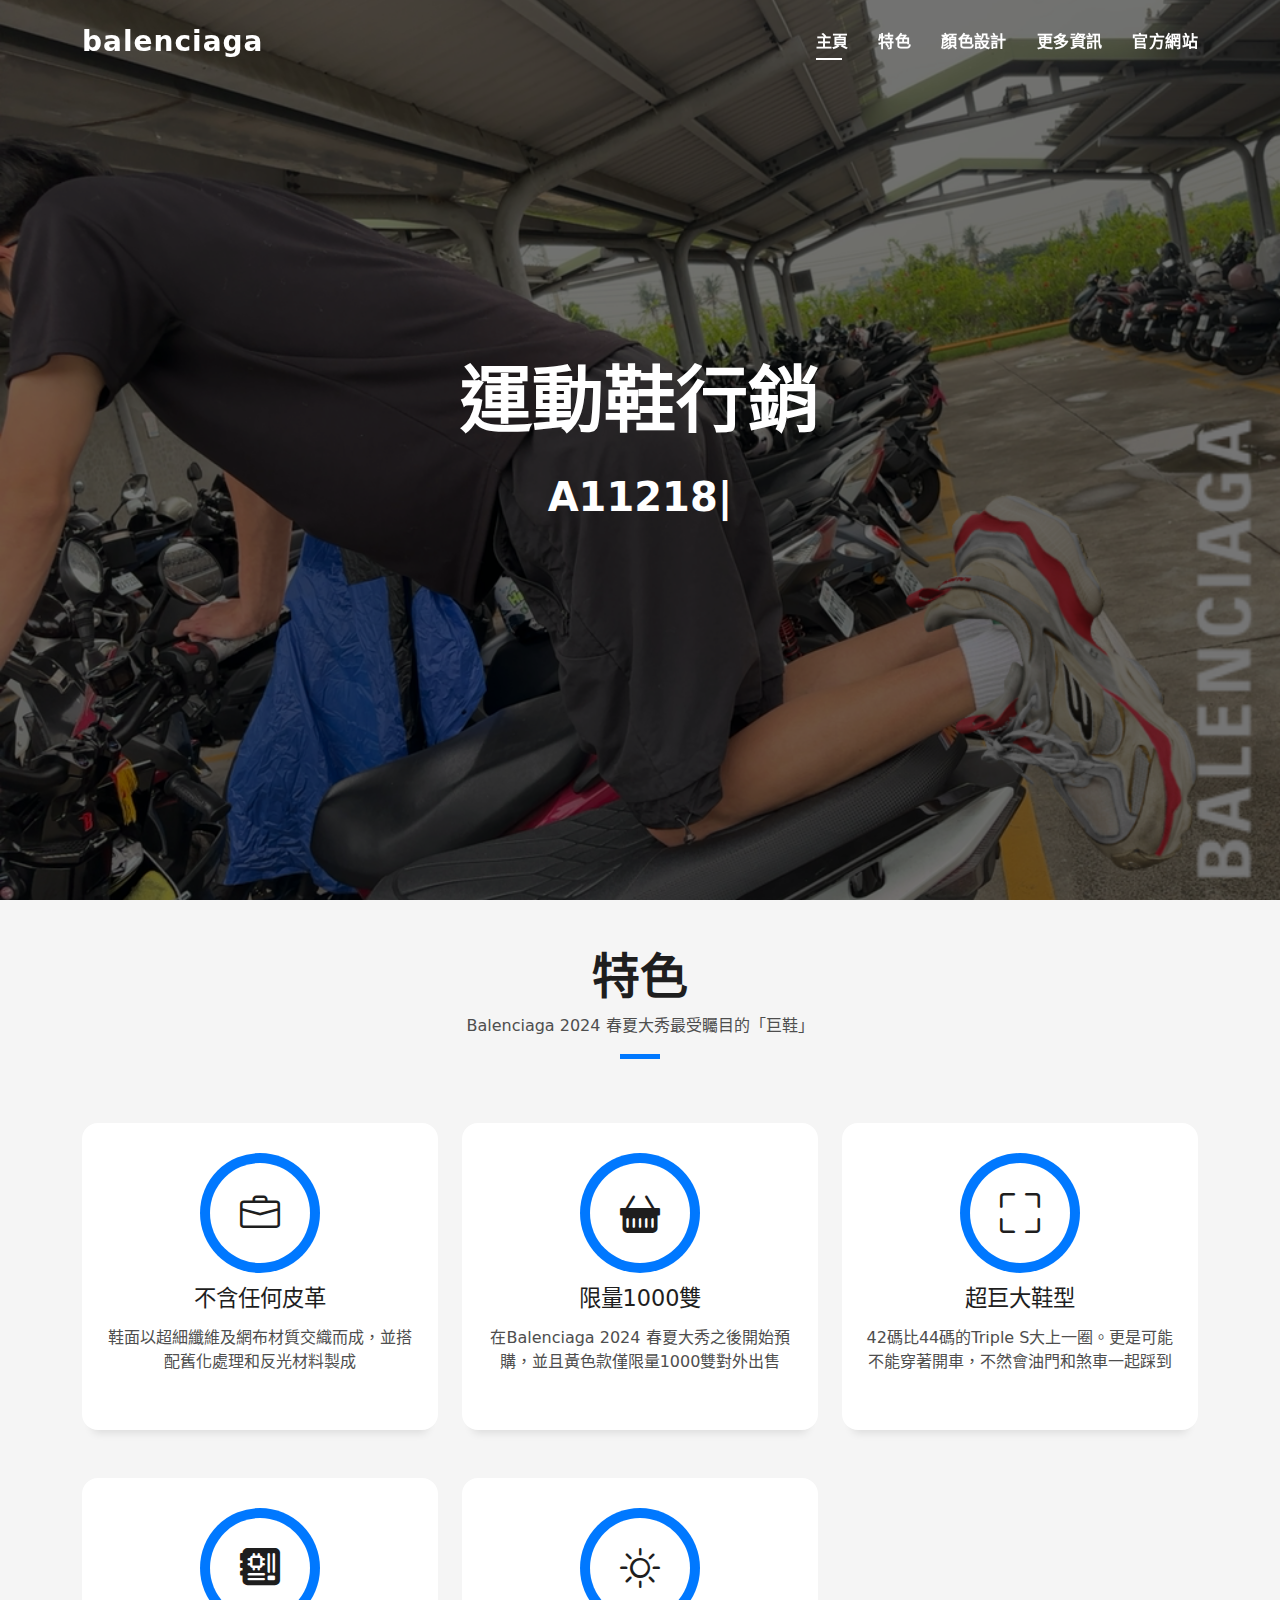
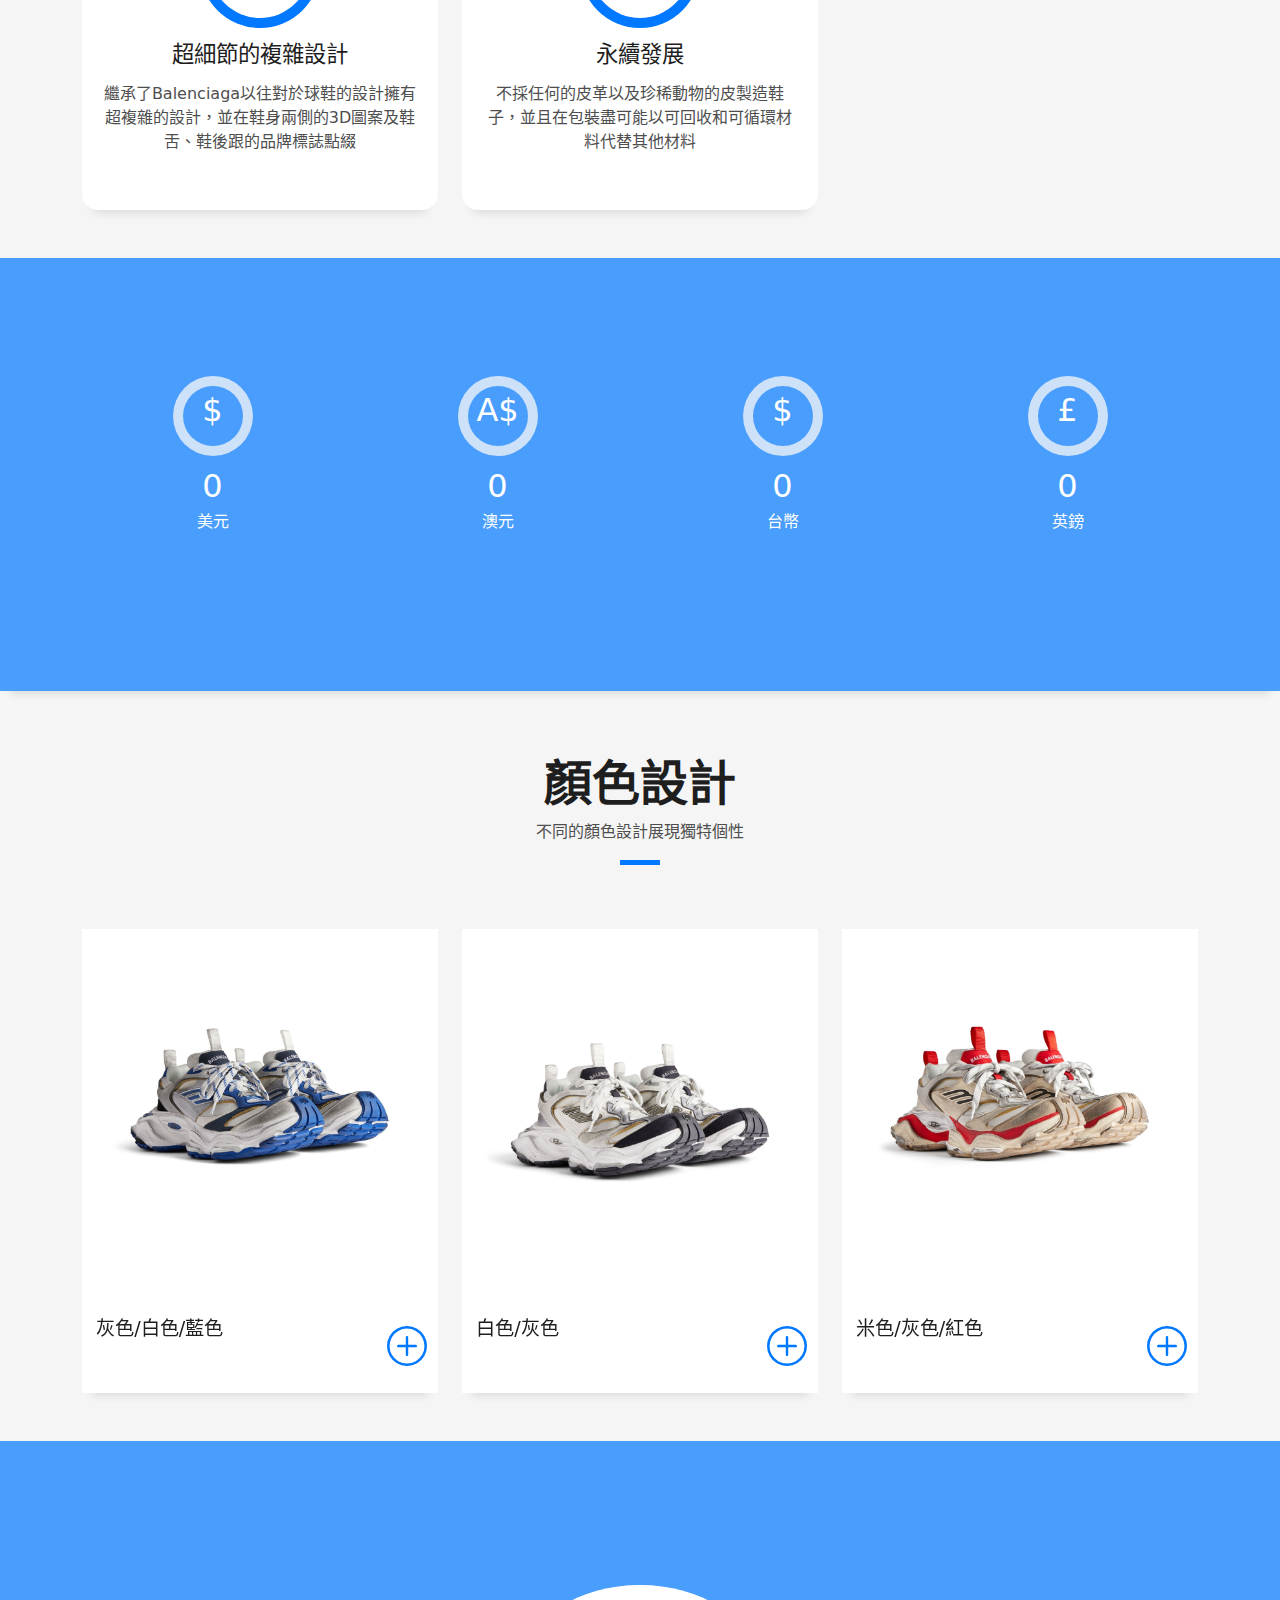
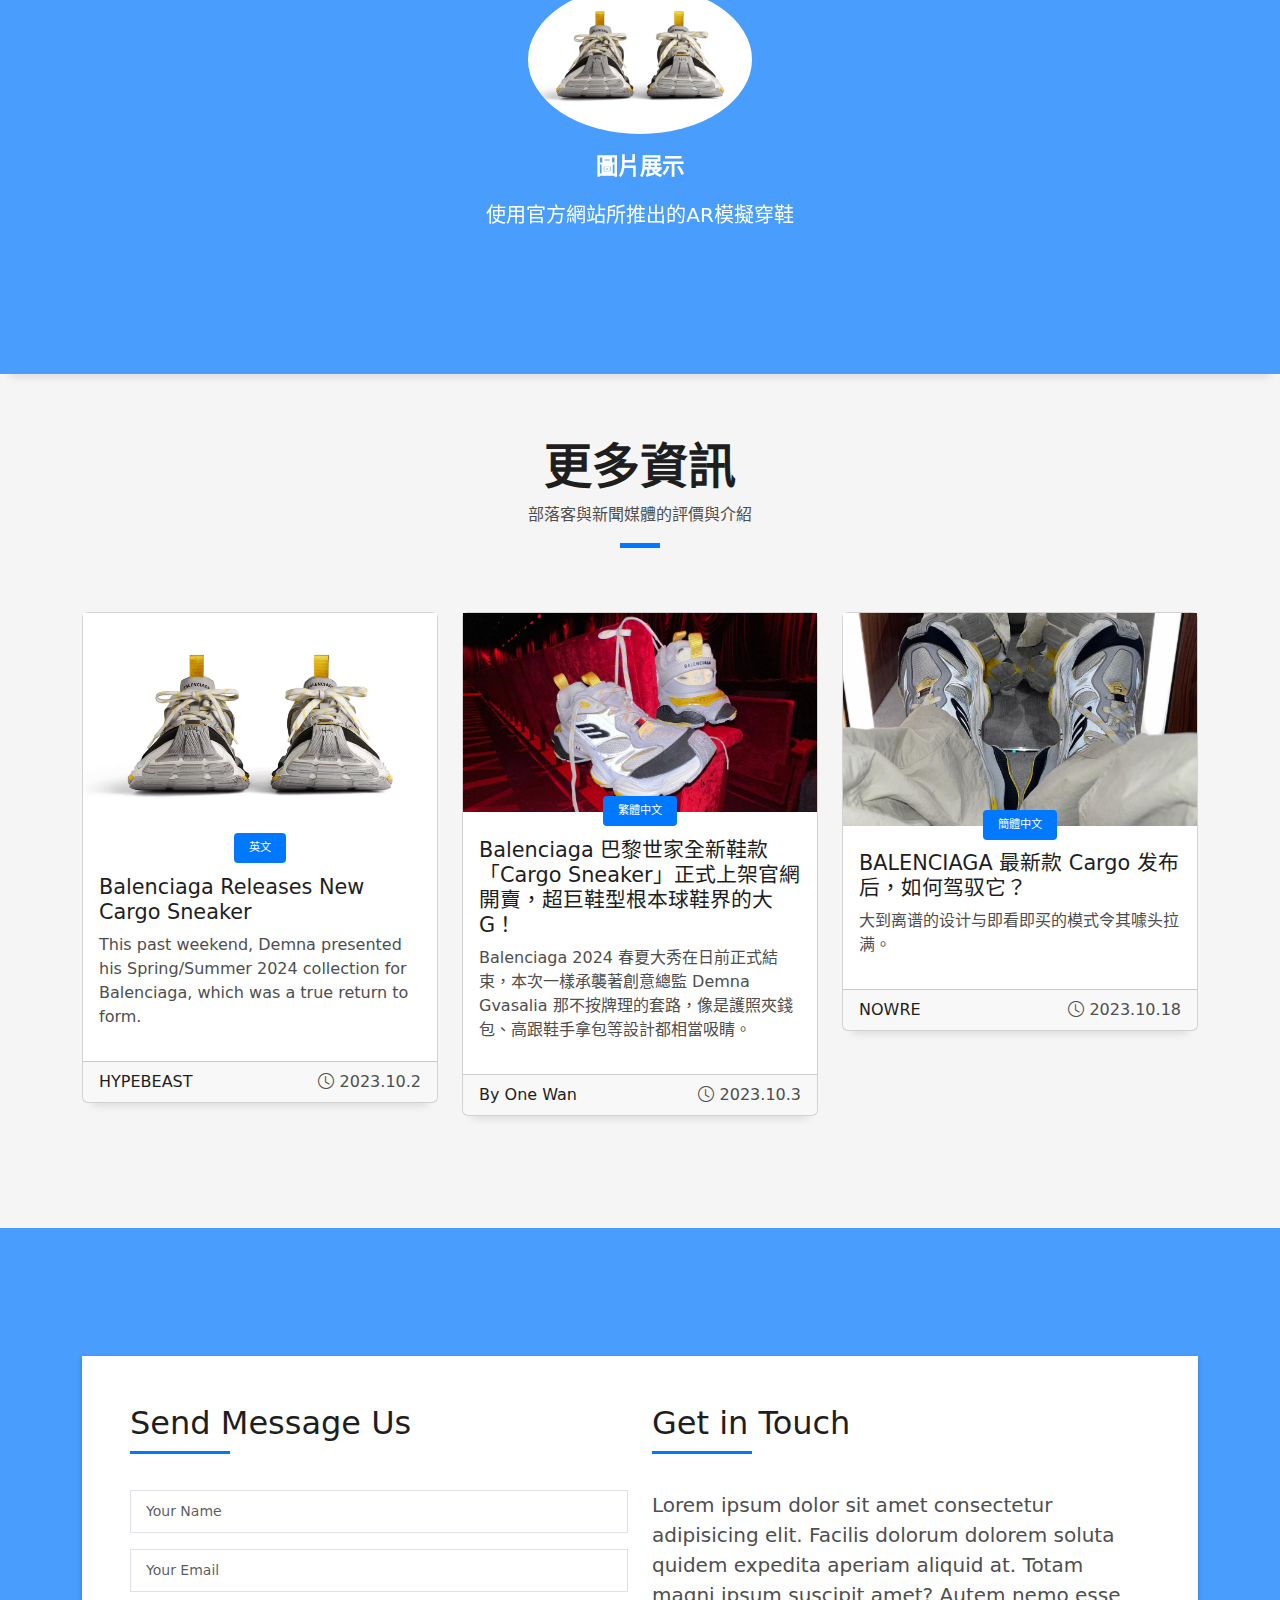
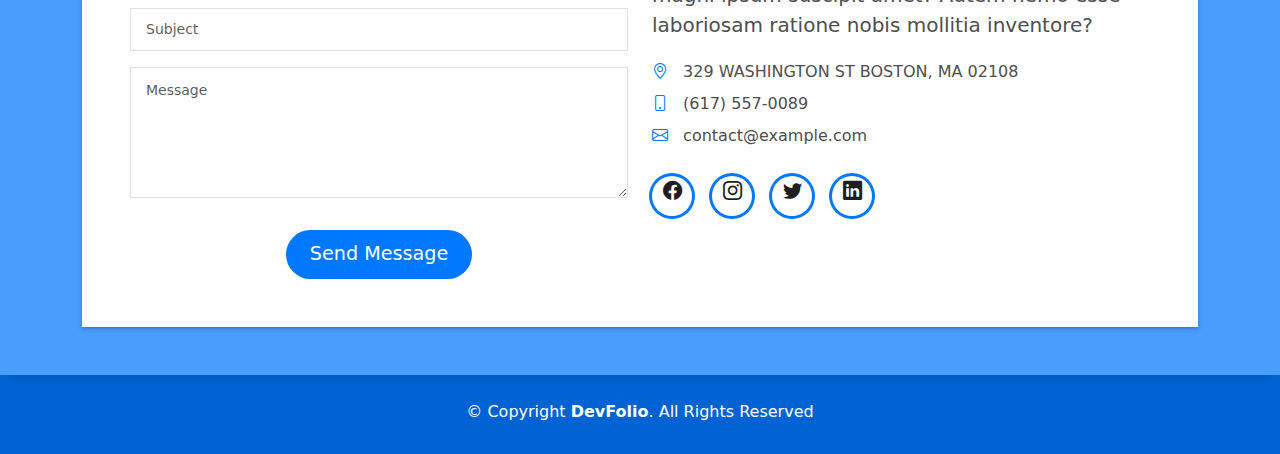
<file: index.html>
<!DOCTYPE html>
<html lang="zh-TW">

<head>
  <meta charset="utf-8">
  <meta content="width=device-width, initial-scale=1.0" name="viewport">

  <title>運動行銷學-運動鞋行銷</title>
  <meta content="" name="description">
  <meta content="" name="keywords">

  <!-- Favicons -->
  <link href="assets/img/icon.png" rel="icon">
  <link href="assets/img/icon.png" rel="apple-touch-icon">

  <!-- Vendor CSS Files -->
  <link href="assets/vendor/bootstrap/css/bootstrap.min.css" rel="stylesheet">
  <link href="assets/vendor/bootstrap-icons/bootstrap-icons.css" rel="stylesheet">
  <link href="assets/vendor/glightbox/css/glightbox.min.css" rel="stylesheet">
  <link href="assets/vendor/swiper/swiper-bundle.min.css" rel="stylesheet">

  <!-- Template Main CSS File -->
  <link href="assets/css/style.css" rel="stylesheet">

</head>

<body>

  <!-- ======= Header ======= -->
  <header id="header" class="fixed-top">
    <div class="container d-flex align-items-center justify-content-between">

      <h1 class="logo"><a href="index.html">balenciaga</a></h1>
      <!-- Uncomment below if you prefer to use an image logo -->
      <!-- <a href="index.html" class="logo"><img src="assets/img/logo.png" alt="" class="img-fluid"></a>-->

      <nav id="navbar" class="navbar">
        <ul>
          <li><a class="nav-link scrollto active" href="#hero">主頁</a></li>
          <li><a class="nav-link scrollto" href="#services">特色</a></li>
          <li><a class="nav-link scrollto " href="#work">顏色設計</a></li>
          <li><a class="nav-link scrollto " href="#blog">更多資訊</a></li>
          <li><a class="nav-link scrollto" href="https://www.balenciaga.com/en-tw">官方網站</a></li>
        </ul>
        <i class="bi bi-list mobile-nav-toggle"></i>
      </nav><!-- .navbar -->

    </div>
  </header><!-- End Header -->

  <!-- ======= Hero Section ======= -->
  <div id="hero" class="hero route bg-image" style="background-image: url(assets/img/po/cr3.png)">
    <div class="overlay-itro"></div>
    <div class="hero-content display-table">
      <div class="table-cell">
        <div class="container">
          <!--<p class="display-6 color-d">Hello, world!</p>-->
          <h1 class="hero-title mb-4">運動鞋行銷</h1>
          <p class="hero-subtitle"><span class="typed" data-typed-items="A1121835 張景翔, A1121836 陳冠熏"></span></p>
          <!-- <p class="pt-3"><a class="btn btn-primary btn js-scroll px-4" href="#about" role="button">Learn More</a></p> -->
        </div>
      </div>
    </div>
  </div><!-- End Hero Section -->

  <main id="main">

    <!-- ======= Services Section ======= -->
    <section id="services" class="services-mf pt-5 route">
      <div class="container">
        <div class="row">
          <div class="col-sm-12">
            <div class="title-box text-center">
              <h3 class="title-a">
                特色
              </h3>
              <p class="subtitle-a">
                Balenciaga 2024 春夏大秀最受矚目的「巨鞋」
              </p>
              <div class="line-mf"></div>
            </div>
          </div>
        </div>
        <div class="row">
          <div class="col-md-4">
            <div class="service-box">
              <div class="service-ico">
                <span class="ico-circle"><i class="bi bi-briefcase"></i></span>
              </div>
              <div class="service-content">
                <h2 class="s-title">不含任何皮革</h2>
                <p class="s-description text-center">
                  鞋面以超細纖維及網布材質交織而成，並搭配舊化處理和反光材料製成
                </p>
              </div>
            </div>
          </div>
          <div class="col-md-4">
            <div class="service-box">
              <div class="service-ico">
                <span class="ico-circle"><i class="bi bi-basket-fill"></i></span>
              </div>
              <div class="service-content">
                <h2 class="s-title">限量1000雙</h2>
                <p class="s-description text-center">
                  在Balenciaga 2024 春夏大秀之後開始預購，並且黃色款僅限量1000雙對外出售
                </p>
              </div>
            </div>
          </div>
          <div class="col-md-4">
            <div class="service-box">
              <div class="service-ico">
                <span class="ico-circle"><i class="bi bi-fullscreen"></i></span>
              </div>
              <div class="service-content">
                <h2 class="s-title">超巨大鞋型</h2>
                <p class="s-description text-center">
                  42碼比44碼的Triple S大上一圈。更是可能不能穿著開車，不然會油門和煞車一起踩到
                </p>
              </div>
            </div>
          </div>
          <div class="col-md-4">
            <div class="service-box">
              <div class="service-ico">
                <span class="ico-circle"><i class="bi bi-motherboard-fill"></i></span>
              </div>
              <div class="service-content">
                <h2 class="s-title">超細節的複雜設計</h2>
                <p class="s-description text-center">
                  繼承了Balenciaga以往對於球鞋的設計擁有超複雜的設計，並在鞋身兩側的3D圖案及鞋舌、鞋後跟的品牌標誌點綴
                </p>
              </div>
            </div>
          </div>
          <div class="col-md-4">
            <div class="service-box">
              <div class="service-ico">
                <span class="ico-circle"><i class="bi bi-brightness-high"></i></span>
              </div>
              <div class="service-content">
                <h2 class="s-title">永續發展</h2>
                <p class="s-description text-center">
                  不採任何的皮革以及珍稀動物的皮製造鞋子，並且在包裝盡可能以可回收和可循環材料代替其他材料
                </p>
              </div>
            </div>
          </div>
        </div>
      </div>
    </section><!-- End Services Section -->

    <!-- ======= Counter Section ======= -->
    <div class="section-counter paralax-mf bg-image" style="background-image: url(assets/img/po/cw2.png)">
      <div class="overlay-mf"></div>
      <div class="container position-relative">
        <div class="row">
          <div class="col-sm-3 col-lg-3">
            <div class="counter-box counter-box pt-4 pt-md-0">
              <div class="counter-ico">
                <span class="ico-circle"><p>$</p></span>
              </div>
              <div class="counter-num">
                <p data-purecounter-start="0" data-purecounter-end="1300" data-purecounter-duration="1" class="counter purecounter"></p>
                <span class="counter-text">美元</span>
              </div>
            </div>
          </div>
          <div class="col-sm-3 col-lg-3">
            <div class="counter-box pt-4 pt-md-0">
              <div class="counter-ico">
                <span class="ico-circle"><p>A$</p></span>
              </div>
              <div class="counter-num">
                <p data-purecounter-start="0" data-purecounter-end="1920" data-purecounter-duration="1" class="counter purecounter"></p>
                <span class="counter-text">澳元</span>
              </div>
            </div>
          </div>
          <div class="col-sm-3 col-lg-3">
            <div class="counter-box pt-4 pt-md-0">
              <div class="counter-ico">
                <span class="ico-circle"><p>$</p></span>
              </div>
              <div class="counter-num">
                <p data-purecounter-start="0" data-purecounter-end="39900" data-purecounter-duration="1" class="counter purecounter"></p>
                <span class="counter-text">台幣</span>
              </div>
            </div>
          </div>
          <div class="col-sm-3 col-lg-3">
            <div class="counter-box pt-4 pt-md-0">
              <div class="counter-ico">
                <span class="ico-circle"><p>£</p></span>
              </div>
              <div class="counter-num">
                <p data-purecounter-start="0" data-purecounter-end="1025" data-purecounter-duration="1" class="counter purecounter"></p>
                <span class="counter-text">英鎊</span>
              </div>
            </div>
          </div>
        </div>
      </div>
    </div><!-- End Counter Section -->

    <!-- ======= Portfolio Section ======= -->
    <section id="work" class="portfolio-mf sect-pt4 route">
      <div class="container">
        <div class="row">
          <div class="col-sm-12">
            <div class="title-box text-center">
              <h3 class="title-a">
                顏色設計
              </h3>
              <p class="subtitle-a">
                不同的顏色設計展現獨特個性
              </p>
              <div class="line-mf"></div>
            </div>
          </div>
        </div>
        <div class="row">
          <div class="col-md-4">
            <div class="work-box">
              <a href="assets/img/b.png" data-gallery="portfolioGallery" class="portfolio-lightbox">
                <div class="work-img">
                  <img src="assets/img/b.png" alt="" class="img-fluid">
                </div>
              </a>
              <div class="work-content">
                <div class="row">
                  <div class="col-sm-8">
                    <h2 class="w-title">灰色/白色/藍色</h2>
                  </div>
                  <div class="col-sm-4">
                    <div class="w-like">
                      <a href="portfolio-details.html"> <span class="bi bi-plus-circle"></span></a>
                    </div>
                  </div>
                </div>
              </div>
            </div>
          </div>
          <div class="col-md-4">
            <div class="work-box">
              <a href="assets/img/w.png" data-gallery="portfolioGallery" class="portfolio-lightbox">
                <div class="work-img">
                  <img src="assets/img/w.png" alt="" class="img-fluid">
                </div>
              </a>
              <div class="work-content">
                <div class="row">
                  <div class="col-sm-8">
                    <h2 class="w-title">白色/灰色</h2>
                  </div>
                  <div class="col-sm-4">
                    <div class="w-like">
                      <a href="portfolio-details.html"> <span class="bi bi-plus-circle"></span></a>
                    </div>
                  </div>
                </div>
              </div>
            </div>
          </div>
          <div class="col-md-4">
            <div class="work-box">
              <a href="assets/img/r.png" data-gallery="portfolioGallery" class="portfolio-lightbox">
                <div class="work-img">
                  <img src="assets/img/r.png" alt="" class="img-fluid">
                </div>
              </a>
              <div class="work-content">
                <div class="row">
                  <div class="col-sm-8">
                    <h2 class="w-title">米色/灰色/紅色</h2>
                  </div>
                  <div class="col-sm-4">
                    <div class="w-like">
                      <a href="portfolio-details.html"> <span class="bi bi-plus-circle"></span></a>
                    </div>
                  </div>
                </div>
              </div>
            </div>
          </div>

        </div>
      </div>
    </section><!-- End Portfolio Section -->

    <!-- ======= Testimonials Section ======= -->
    <div class="testimonials paralax-mf bg-image" style="background-image: url(assets/img/po/cr4.png)">
      <div class="overlay-mf"></div>
      <div class="container">
        <div class="row">
          <div class="col-md-12">

            <div class="testimonials-slider swiper" data-aos="fade-up" data-aos-delay="100">
              <div class="swiper-wrapper">

                <div class="swiper-slide">
                  <div class="testimonial-box">
                    <div class="author-test">
                      <a href="https://eaglek0910.github.io/sell/"><img src="assets/img/b1.png" width="20%" alt="" class="rounded-circle b-shadow-a"></a>
                      <span class="author">圖片展示</span>
                    </div>
                    <div class="content-test">
                      <p class="description lead">
                        使用官方網站所推出的AR模擬穿鞋
                      </p>
                    </div>
                  </div>
                </div><!-- End testimonial item -->

              </div>
              <div class="swiper-pagination"></div>
            </div>

            <!-- <div id="testimonial-mf" class="owl-carousel owl-theme">
          
        </div> -->
          </div>
        </div>
      </div>
    </div><!-- End Testimonials Section -->

    <!-- ======= Blog Section ======= -->
    <section id="blog" class="blog-mf sect-pt4 route">
      <div class="container">
        <div class="row">
          <div class="col-sm-12">
            <div class="title-box text-center">
              <h3 class="title-a">
                更多資訊
              </h3>
              <p class="subtitle-a">
                部落客與新聞媒體的評價與介紹
              </p>
              <div class="line-mf"></div>
            </div>
          </div>
        </div>
        <div class="row">
          <div class="col-md-4">
            <div class="card card-blog">
              <div class="card-img">
                <a href="blog-single.html"><img src="assets/img/b1.png" alt="" class="img-fluid"></a>
              </div>
              <div class="card-body">
                <div class="card-category-box">
                  <div class="card-category">
                    <h6 class="category">英文</h6>
                  </div>
                </div>
                <h3 class="card-title"><a href="https://hypebeast.com/2023/10/balenciaga-cargo-sneaker-ss24-release-info">Balenciaga Releases New Cargo Sneaker</a></h3>
                <p class="card-description">
                  This past weekend, Demna presented his Spring/Summer 2024 collection for Balenciaga, which was a true return to form. 
                </p>
              </div>
              <div class="card-footer">
                <div class="post-author">
                  <a href="#">
                    <span class="author">HYPEBEAST</span>
                  </a>
                </div>
                <div class="post-date">
                  <span class="bi bi-clock"></span> 2023.10.2
                </div>
              </div>
            </div>
          </div>
          <div class="col-md-4">
            <div class="card card-blog">
              <div class="card-img">
                <a href="blog-single.html"><img src="assets/img/b2.png" alt="" class="img-fluid"></a>
              </div>
              <div class="card-body">
                <div class="card-category-box">
                  <div class="card-category">
                    <h6 class="category">繁體中文</h6>
                  </div>
                </div>
                <h3 class="card-title"><a href="https://www.gq.com.tw/article/balenciaga-cargo-sneaker-%E7%90%83%E9%9E%8B">Balenciaga 巴黎世家全新鞋款「Cargo Sneaker」正式上架官網開賣，超巨鞋型根本球鞋界的大 G！</a></h3>
                <p class="card-description">
                  Balenciaga 2024 春夏大秀在日前正式結束，本次一樣承襲著創意總監 Demna Gvasalia 那不按牌理的套路，像是護照夾錢包、高跟鞋手拿包等設計都相當吸睛。
                </p>
              </div>
              <div class="card-footer">
                <div class="post-author">
                  <a href="#">
                    <span class="author">By One Wan</span>
                  </a>
                </div>
                <div class="post-date">
                  <span class="bi bi-clock"></span> 2023.10.3
                </div>
              </div>
            </div>
          </div>
          <div class="col-md-4">
            <div class="card card-blog">
              <div class="card-img">
                <a href="blog-single.html"><img src="assets/img/b3.png" alt="" class="img-fluid"></a>
              </div>
              <div class="card-body">
                <div class="card-category-box">
                  <div class="card-category">
                    <h6 class="category">簡體中文</h6>
                  </div>
                </div>
                <h3 class="card-title"><a href="https://nowre.com/sneaker/816562/balenciaga-zuixinkuan-cargo-fabuhouruhejiayuta/">BALENCIAGA 最新款 Cargo 发布后，如何驾驭它？</a></h3>
                <p class="card-description">
                  大到离谱的设计与即看即买的模式令其噱头拉满。
                </p>
              </div>
              <div class="card-footer">
                <div class="post-author">
                  <a href="#">
                    <span class="author">NOWRE</span>
                  </a>
                </div>
                <div class="post-date">
                  <span class="bi bi-clock"></span> 2023.10.18
                </div>
              </div>
            </div>
          </div>
        </div>
      </div>
    </section><!-- End Blog Section -->

    <!-- ======= Contact Section ======= -->
    <section id="contact" class="paralax-mf footer-paralax bg-image sect-mt4 route" style="background-image: url(assets/img/overlay-bg.jpg)">
      <div class="overlay-mf"></div>
      <div class="container">
        <div class="row">
          <div class="col-sm-12">
            <div class="contact-mf">
              <div id="contact" class="box-shadow-full">
                <div class="row">
                  <div class="col-md-6">
                    <div class="title-box-2">
                      <h5 class="title-left">
                        Send Message Us
                      </h5>
                    </div>
                    <div>
                      <form action="forms/contact.php" method="post" role="form" class="php-email-form">
                        <div class="row">
                          <div class="col-md-12 mb-3">
                            <div class="form-group">
                              <input type="text" name="name" class="form-control" id="name" placeholder="Your Name" required>
                            </div>
                          </div>
                          <div class="col-md-12 mb-3">
                            <div class="form-group">
                              <input type="email" class="form-control" name="email" id="email" placeholder="Your Email" required>
                            </div>
                          </div>
                          <div class="col-md-12 mb-3">
                            <div class="form-group">
                              <input type="text" class="form-control" name="subject" id="subject" placeholder="Subject" required>
                            </div>
                          </div>
                          <div class="col-md-12">
                            <div class="form-group">
                              <textarea class="form-control" name="message" rows="5" placeholder="Message" required></textarea>
                            </div>
                          </div>
                          <div class="col-md-12 text-center my-3">
                            <div class="loading">Loading</div>
                            <div class="error-message"></div>
                            <div class="sent-message">Your message has been sent. Thank you!</div>
                          </div>
                          <div class="col-md-12 text-center">
                            <button type="submit" class="button button-a button-big button-rouded">Send Message</button>
                          </div>
                        </div>
                      </form>
                    </div>
                  </div>
                  <div class="col-md-6">
                    <div class="title-box-2 pt-4 pt-md-0">
                      <h5 class="title-left">
                        Get in Touch
                      </h5>
                    </div>
                    <div class="more-info">
                      <p class="lead">
                        Lorem ipsum dolor sit amet consectetur adipisicing elit. Facilis dolorum dolorem soluta quidem
                        expedita aperiam aliquid at.
                        Totam magni ipsum suscipit amet? Autem nemo esse laboriosam ratione nobis
                        mollitia inventore?
                      </p>
                      <ul class="list-ico">
                        <li><span class="bi bi-geo-alt"></span> 329 WASHINGTON ST BOSTON, MA 02108</li>
                        <li><span class="bi bi-phone"></span> (617) 557-0089</li>
                        <li><span class="bi bi-envelope"></span> contact@example.com</li>
                      </ul>
                    </div>
                    <div class="socials">
                      <ul>
                        <li><a href=""><span class="ico-circle"><i class="bi bi-facebook"></i></span></a></li>
                        <li><a href=""><span class="ico-circle"><i class="bi bi-instagram"></i></span></a></li>
                        <li><a href=""><span class="ico-circle"><i class="bi bi-twitter"></i></span></a></li>
                        <li><a href=""><span class="ico-circle"><i class="bi bi-linkedin"></i></span></a></li>
                      </ul>
                    </div>
                  </div>
                </div>
              </div>
            </div>
          </div>
        </div>
      </div>
    </section><!-- End Contact Section -->

  </main><!-- End #main -->

  <!-- ======= Footer ======= -->
  <footer>
    <div class="container">
      <div class="row">
        <div class="col-sm-12">
          <div class="copyright-box">
            <p class="copyright">&copy; Copyright <strong>DevFolio</strong>. All Rights Reserved</p>

          </div>
        </div>
      </div>
    </div>
  </footer><!-- End  Footer -->

  <div id="preloader"></div>
  <a href="#" class="back-to-top d-flex align-items-center justify-content-center"><i class="bi bi-arrow-up-short"></i></a>

  <!-- Vendor JS Files -->
  <script src="assets/vendor/purecounter/purecounter_vanilla.js"></script>
  <script src="assets/vendor/bootstrap/js/bootstrap.bundle.min.js"></script>
  <script src="assets/vendor/glightbox/js/glightbox.min.js"></script>
  <script src="assets/vendor/swiper/swiper-bundle.min.js"></script>
  <script src="assets/vendor/typed.js/typed.umd.js"></script>
  <script src="assets/vendor/php-email-form/validate.js"></script>

  <!-- Template Main JS File -->
  <script src="assets/js/main.js"></script>

</body>

</html>
</file>
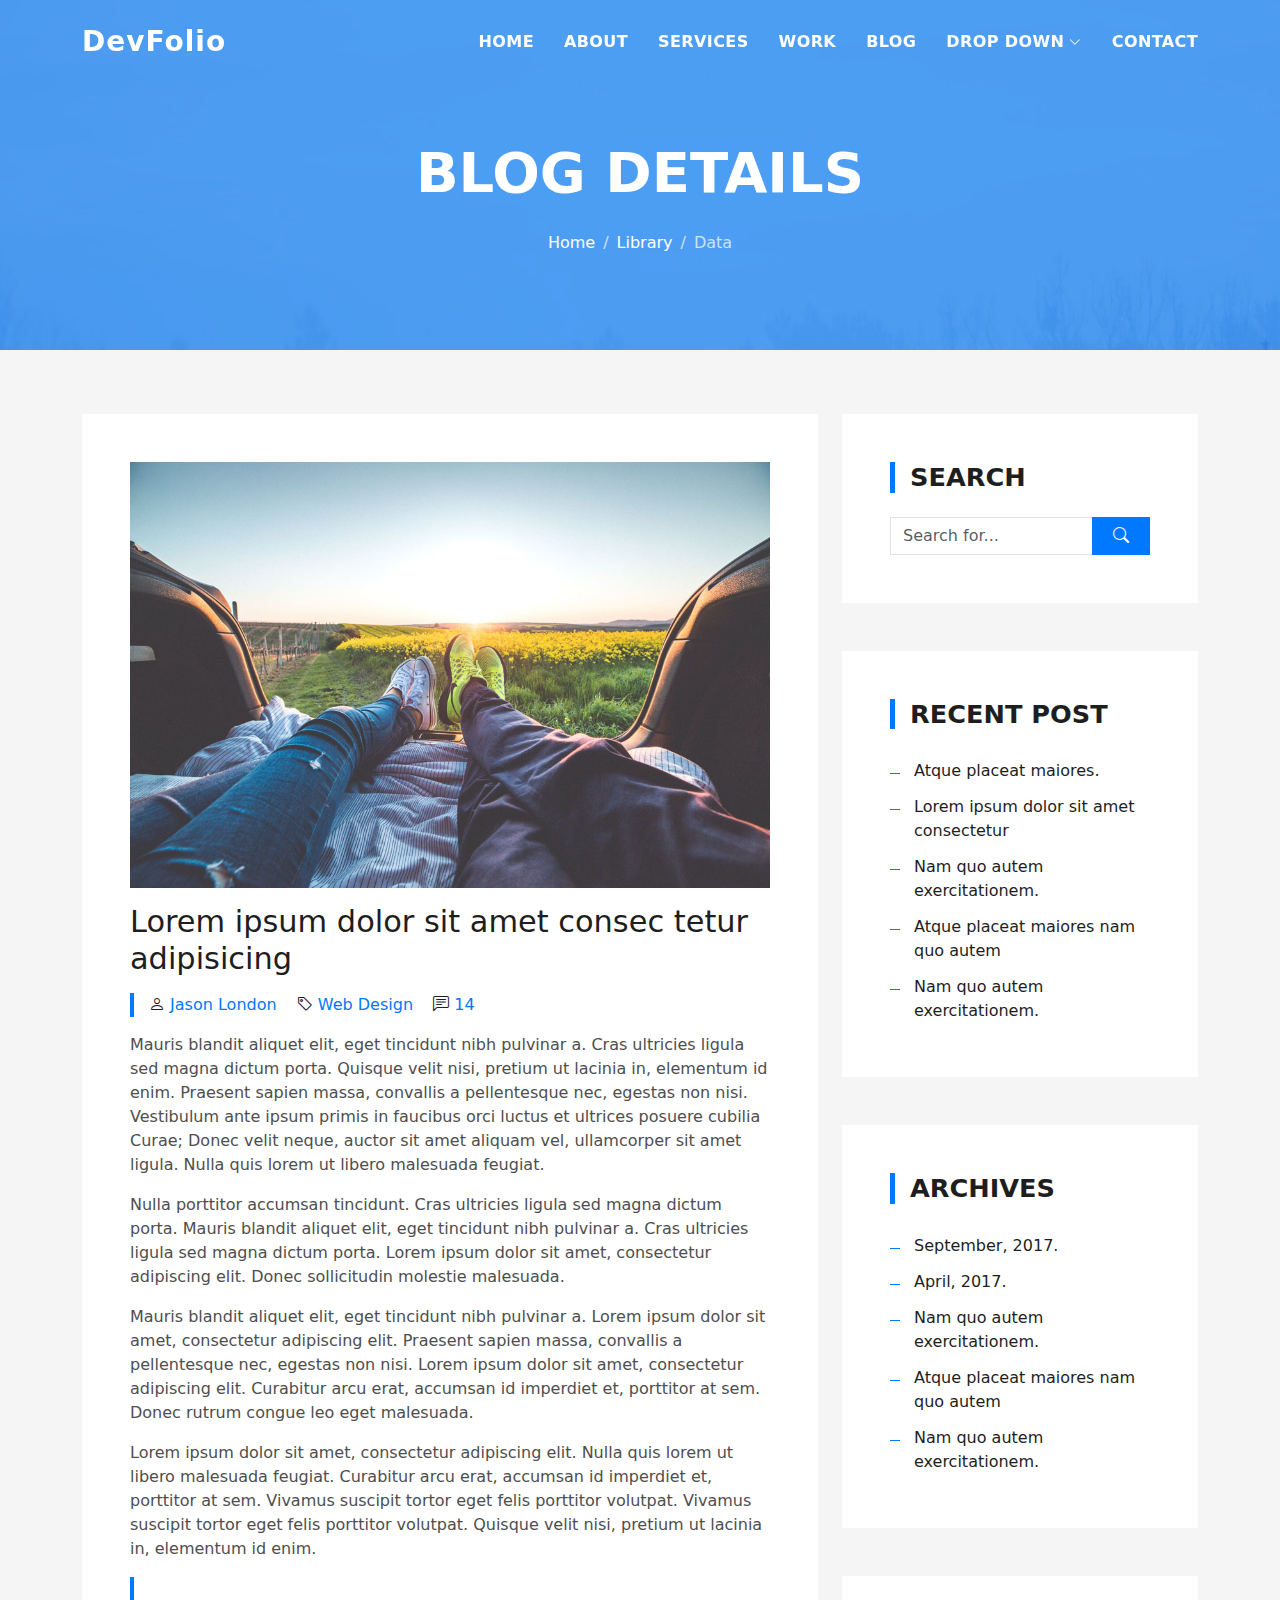
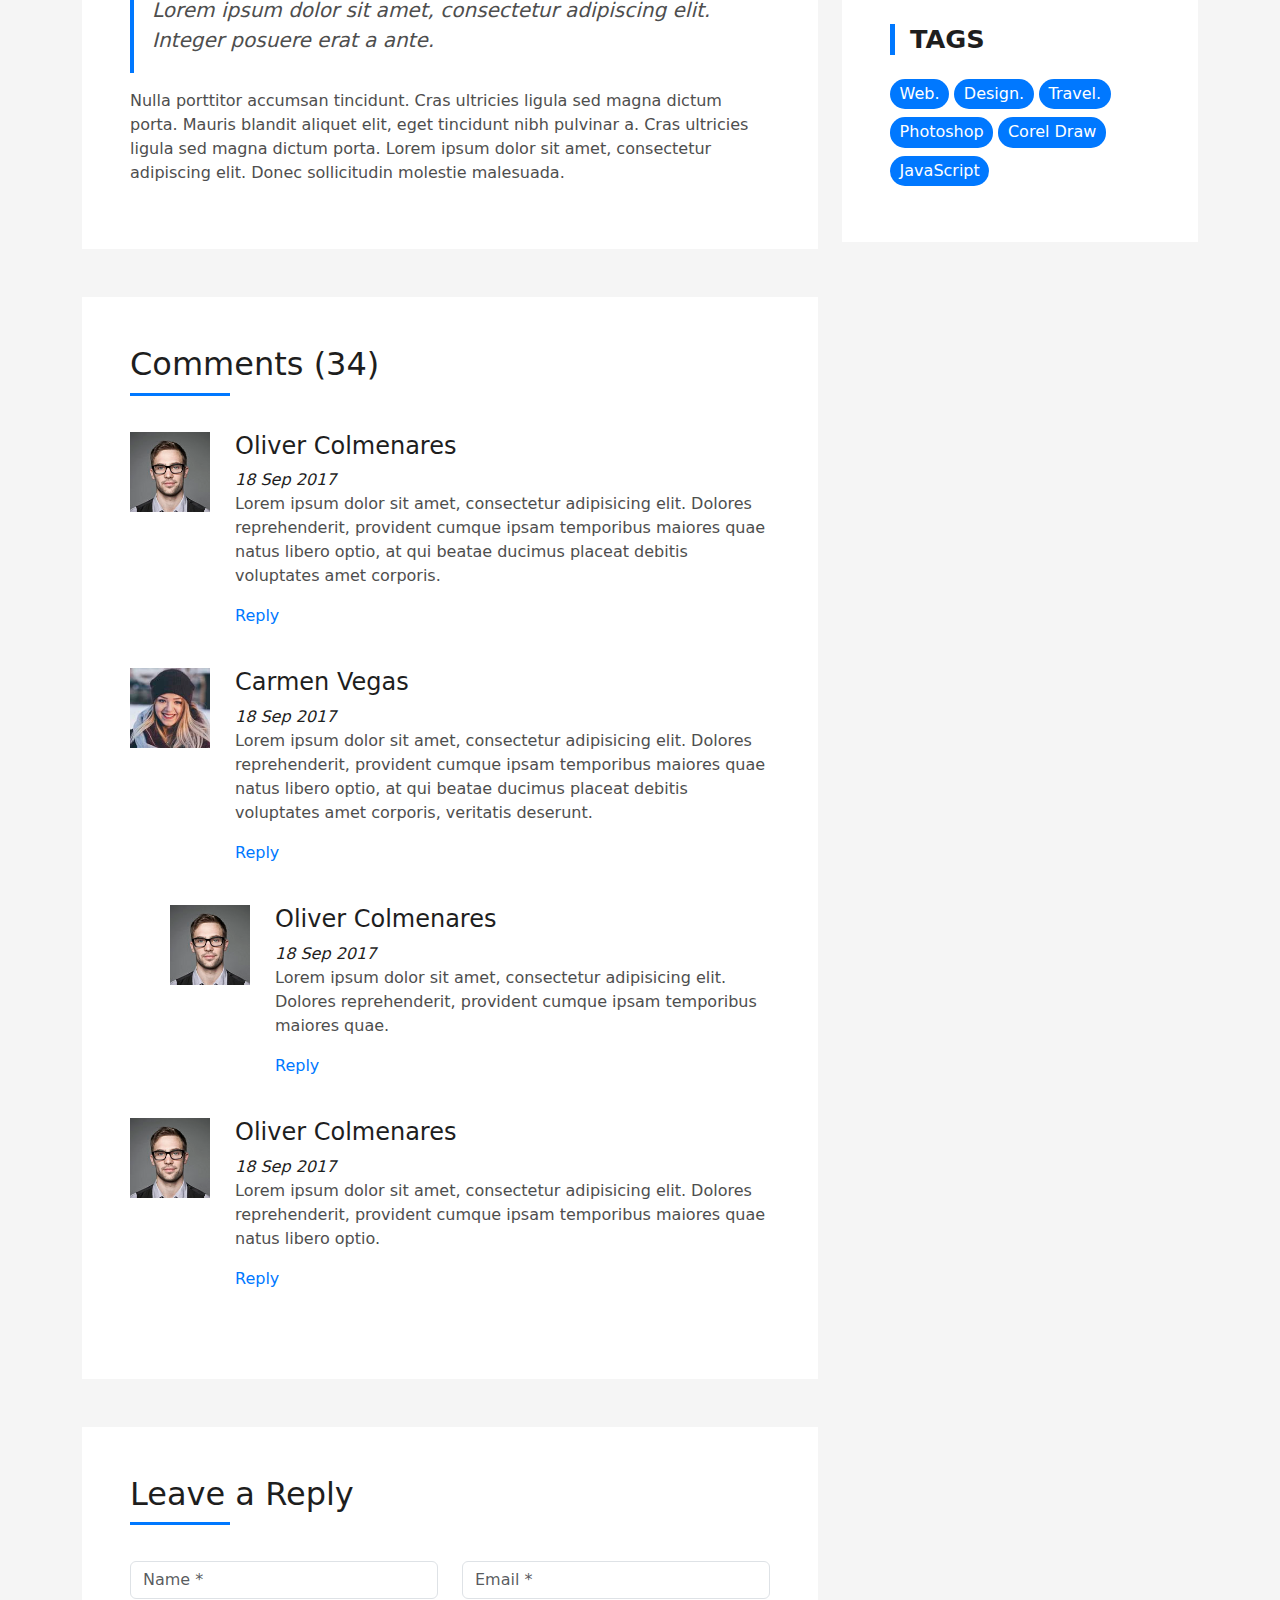
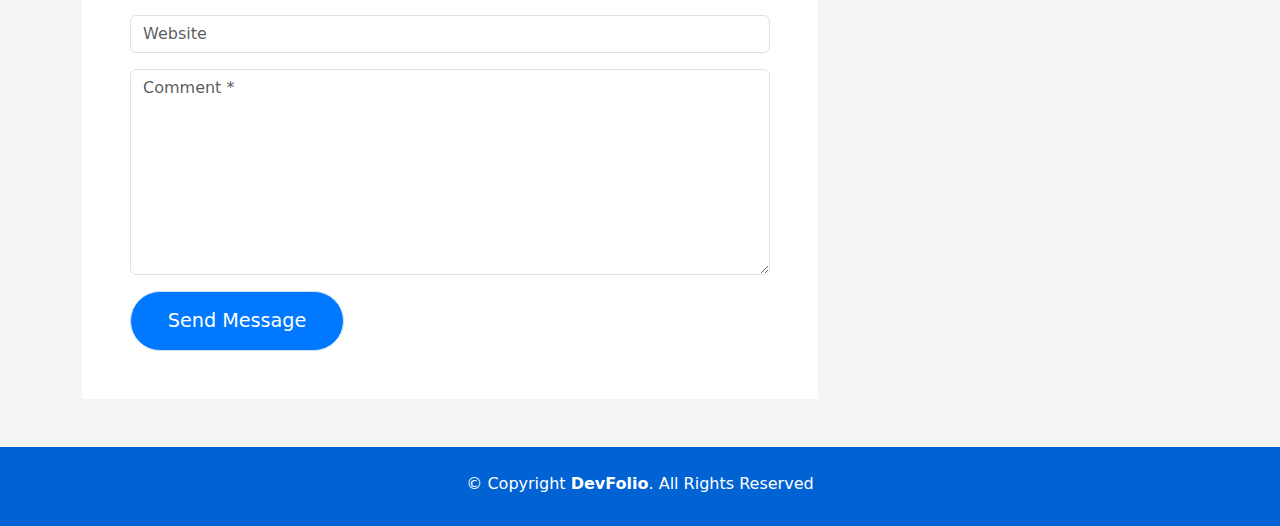
<file: blog-single.html>
<!DOCTYPE html>
<html lang="en">

<head>
  <meta charset="utf-8">
  <meta content="width=device-width, initial-scale=1.0" name="viewport">

  <title>DevFolio Bootstrap Portfolio Template - Blog Single</title>
  <meta content="" name="description">
  <meta content="" name="keywords">

  <!-- Favicons -->
  <link href="assets/img/favicon.png" rel="icon">
  <link href="assets/img/apple-touch-icon.png" rel="apple-touch-icon">

  <!-- Vendor CSS Files -->
  <link href="assets/vendor/bootstrap/css/bootstrap.min.css" rel="stylesheet">
  <link href="assets/vendor/bootstrap-icons/bootstrap-icons.css" rel="stylesheet">
  <link href="assets/vendor/glightbox/css/glightbox.min.css" rel="stylesheet">
  <link href="assets/vendor/swiper/swiper-bundle.min.css" rel="stylesheet">

  <!-- Template Main CSS File -->
  <link href="assets/css/style.css" rel="stylesheet">

</head>

<body>

  <!-- ======= Header ======= -->
  <header id="header" class="fixed-top">
    <div class="container d-flex align-items-center justify-content-between">

      <h1 class="logo"><a href="index.html">DevFolio</a></h1>
      <!-- Uncomment below if you prefer to use an image logo -->
      <!-- <a href="index.html" class="logo"><img src="assets/img/logo.png" alt="" class="img-fluid"></a>-->

      <nav id="navbar" class="navbar">
        <ul>
          <li><a class="nav-link scrollto " href="#hero">Home</a></li>
          <li><a class="nav-link scrollto" href="#about">About</a></li>
          <li><a class="nav-link scrollto" href="#services">Services</a></li>
          <li><a class="nav-link scrollto " href="#work">Work</a></li>
          <li><a class="nav-link scrollto " href="#blog">Blog</a></li>
          <li class="dropdown"><a href="#"><span>Drop Down</span> <i class="bi bi-chevron-down"></i></a>
            <ul>
              <li><a href="#">Drop Down 1</a></li>
              <li class="dropdown"><a href="#"><span>Deep Drop Down</span> <i class="bi bi-chevron-right"></i></a>
                <ul>
                  <li><a href="#">Deep Drop Down 1</a></li>
                  <li><a href="#">Deep Drop Down 2</a></li>
                  <li><a href="#">Deep Drop Down 3</a></li>
                  <li><a href="#">Deep Drop Down 4</a></li>
                  <li><a href="#">Deep Drop Down 5</a></li>
                </ul>
              </li>
              <li><a href="#">Drop Down 2</a></li>
              <li><a href="#">Drop Down 3</a></li>
              <li><a href="#">Drop Down 4</a></li>
            </ul>
          </li>
          <li><a class="nav-link scrollto" href="#contact">Contact</a></li>
        </ul>
        <i class="bi bi-list mobile-nav-toggle"></i>
      </nav><!-- .navbar -->

    </div>
  </header><!-- End Header -->

  <div class="hero hero-single route bg-image" style="background-image: url(assets/img/overlay-bg.jpg)">
    <div class="overlay-mf"></div>
    <div class="hero-content display-table">
      <div class="table-cell">
        <div class="container">
          <h2 class="hero-title mb-4">Blog Details</h2>
          <ol class="breadcrumb d-flex justify-content-center">
            <li class="breadcrumb-item">
              <a href="#">Home</a>
            </li>
            <li class="breadcrumb-item">
              <a href="#">Library</a>
            </li>
            <li class="breadcrumb-item active">Data</li>
          </ol>
        </div>
      </div>
    </div>
  </div>

  <main id="main">

    <!-- ======= Blog Single Section ======= -->
    <section class="blog-wrapper sect-pt4" id="blog">
      <div class="container">
        <div class="row">
          <div class="col-md-8">
            <div class="post-box">
              <div class="post-thumb">
                <img src="assets/img/post-1.jpg" class="img-fluid" alt="">
              </div>
              <div class="post-meta">
                <h1 class="article-title">Lorem ipsum dolor sit amet consec tetur adipisicing</h1>
                <ul>
                  <li>
                    <span class="bi bi-person"></span>
                    <a href="#">Jason London</a>
                  </li>
                  <li>
                    <span class="bi bi-tag"></span>
                    <a href="#">Web Design</a>
                  </li>
                  <li>
                    <span class="bi bi-chat-left-text"></span>
                    <a href="#">14</a>
                  </li>
                </ul>
              </div>
              <div class="article-content">
                <p>
                  Mauris blandit aliquet elit, eget tincidunt nibh pulvinar a. Cras ultricies ligula sed magna dictum
                  porta. Quisque velit
                  nisi, pretium ut lacinia in, elementum id enim. Praesent sapien massa, convallis a pellentesque
                  nec, egestas non nisi. Vestibulum ante ipsum primis in faucibus orci luctus et ultrices posuere
                  cubilia Curae; Donec velit neque, auctor sit amet aliquam vel, ullamcorper sit amet ligula.
                  Nulla quis lorem ut libero malesuada feugiat.
                </p>
                <p>
                  Nulla porttitor accumsan tincidunt. Cras ultricies ligula sed magna dictum porta. Mauris blandit
                  aliquet elit, eget tincidunt
                  nibh pulvinar a. Cras ultricies ligula sed magna dictum porta. Lorem ipsum dolor sit amet,
                  consectetur adipiscing elit. Donec sollicitudin molestie malesuada.
                </p>
                <p>
                  Mauris blandit aliquet elit, eget tincidunt nibh pulvinar a. Lorem ipsum dolor sit amet, consectetur
                  adipiscing elit. Praesent
                  sapien massa, convallis a pellentesque nec, egestas non nisi. Lorem ipsum dolor sit amet,
                  consectetur adipiscing elit. Curabitur arcu erat, accumsan id imperdiet et, porttitor at
                  sem. Donec rutrum congue leo eget malesuada.
                </p>
                <p>
                  Lorem ipsum dolor sit amet, consectetur adipiscing elit. Nulla quis lorem ut libero malesuada feugiat.
                  Curabitur arcu erat,
                  accumsan id imperdiet et, porttitor at sem. Vivamus suscipit tortor eget felis porttitor
                  volutpat. Vivamus suscipit tortor eget felis porttitor volutpat. Quisque velit nisi, pretium
                  ut lacinia in, elementum id enim.
                </p>
                <blockquote class="blockquote">
                  <p class="mb-0">Lorem ipsum dolor sit amet, consectetur adipiscing elit. Integer posuere erat a ante.</p>
                </blockquote>
                <p>
                  Nulla porttitor accumsan tincidunt. Cras ultricies ligula sed magna dictum porta. Mauris blandit
                  aliquet elit, eget tincidunt
                  nibh pulvinar a. Cras ultricies ligula sed magna dictum porta. Lorem ipsum dolor sit amet,
                  consectetur adipiscing elit. Donec sollicitudin molestie malesuada.
                </p>
              </div>
            </div>
            <div class="box-comments">
              <div class="title-box-2">
                <h4 class="title-comments title-left">Comments (34)</h4>
              </div>
              <ul class="list-comments">
                <li>
                  <div class="comment-avatar">
                    <img src="assets/img/testimonial-2.jpg" alt="">
                  </div>
                  <div class="comment-details">
                    <h4 class="comment-author">Oliver Colmenares</h4>
                    <span>18 Sep 2017</span>
                    <p>
                      Lorem ipsum dolor sit amet, consectetur adipisicing elit. Dolores reprehenderit, provident cumque
                      ipsam temporibus maiores
                      quae natus libero optio, at qui beatae ducimus placeat debitis voluptates amet corporis.
                    </p>
                    <a href="3">Reply</a>
                  </div>
                </li>
                <li>
                  <div class="comment-avatar">
                    <img src="assets/img/testimonial-4.jpg" alt="">
                  </div>
                  <div class="comment-details">
                    <h4 class="comment-author">Carmen Vegas</h4>
                    <span>18 Sep 2017</span>
                    <p>
                      Lorem ipsum dolor sit amet, consectetur adipisicing elit. Dolores reprehenderit, provident cumque
                      ipsam temporibus maiores
                      quae natus libero optio, at qui beatae ducimus placeat debitis voluptates amet corporis,
                      veritatis deserunt.
                    </p>
                    <a href="3">Reply</a>
                  </div>
                </li>
                <li class="comment-children">
                  <div class="comment-avatar">
                    <img src="assets/img/testimonial-2.jpg" alt="">
                  </div>
                  <div class="comment-details">
                    <h4 class="comment-author">Oliver Colmenares</h4>
                    <span>18 Sep 2017</span>
                    <p>
                      Lorem ipsum dolor sit amet, consectetur adipisicing elit. Dolores reprehenderit, provident cumque
                      ipsam temporibus maiores
                      quae.
                    </p>
                    <a href="3">Reply</a>
                  </div>
                </li>
                <li>
                  <div class="comment-avatar">
                    <img src="assets/img/testimonial-2.jpg" alt="">
                  </div>
                  <div class="comment-details">
                    <h4 class="comment-author">Oliver Colmenares</h4>
                    <span>18 Sep 2017</span>
                    <p>
                      Lorem ipsum dolor sit amet, consectetur adipisicing elit. Dolores reprehenderit, provident cumque
                      ipsam temporibus maiores
                      quae natus libero optio.
                    </p>
                    <a href="3">Reply</a>
                  </div>
                </li>
              </ul>
            </div>
            <div class="form-comments">
              <div class="title-box-2">
                <h3 class="title-left">
                  Leave a Reply
                </h3>
              </div>
              <form class="form-mf">
                <div class="row">
                  <div class="col-md-6 mb-3">
                    <div class="form-group">
                      <input type="text" class="form-control input-mf" id="inputName" placeholder="Name *" required>
                    </div>
                  </div>
                  <div class="col-md-6 mb-3">
                    <div class="form-group">
                      <input type="email" class="form-control input-mf" id="inputEmail1" placeholder="Email *" required>
                    </div>
                  </div>
                  <div class="col-md-12 mb-3">
                    <div class="form-group">
                      <input type="url" class="form-control input-mf" id="inputUrl" placeholder="Website">
                    </div>
                  </div>
                  <div class="col-md-12 mb-3">
                    <div class="form-group">
                      <textarea id="textMessage" class="form-control input-mf" placeholder="Comment *" name="message" cols="45" rows="8" required></textarea>
                    </div>
                  </div>
                  <div class="col-md-12">
                    <button type="submit" class="button button-a button-big button-rouded">Send Message</button>
                  </div>
                </div>
              </form>
            </div>
          </div>
          <div class="col-md-4">
            <div class="widget-sidebar sidebar-search">
              <h5 class="sidebar-title">Search</h5>
              <div class="sidebar-content">
                <form>
                  <div class="input-group">
                    <input type="text" class="form-control" placeholder="Search for..." aria-label="Search for...">
                    <span class="input-group-btn">
                      <button class="btn btn-secondary btn-search" type="button">
                        <span class="bi bi-search"></span>
                      </button>
                    </span>
                  </div>
                </form>
              </div>
            </div>
            <div class="widget-sidebar">
              <h5 class="sidebar-title">Recent Post</h5>
              <div class="sidebar-content">
                <ul class="list-sidebar">
                  <li>
                    <a href="#">Atque placeat maiores.</a>
                  </li>
                  <li>
                    <a href="#">Lorem ipsum dolor sit amet consectetur</a>
                  </li>
                  <li>
                    <a href="#">Nam quo autem exercitationem.</a>
                  </li>
                  <li>
                    <a href="#">Atque placeat maiores nam quo autem</a>
                  </li>
                  <li>
                    <a href="#">Nam quo autem exercitationem.</a>
                  </li>
                </ul>
              </div>
            </div>
            <div class="widget-sidebar">
              <h5 class="sidebar-title">Archives</h5>
              <div class="sidebar-content">
                <ul class="list-sidebar">
                  <li>
                    <a href="#">September, 2017.</a>
                  </li>
                  <li>
                    <a href="#">April, 2017.</a>
                  </li>
                  <li>
                    <a href="#">Nam quo autem exercitationem.</a>
                  </li>
                  <li>
                    <a href="#">Atque placeat maiores nam quo autem</a>
                  </li>
                  <li>
                    <a href="#">Nam quo autem exercitationem.</a>
                  </li>
                </ul>
              </div>
            </div>
            <div class="widget-sidebar widget-tags">
              <h5 class="sidebar-title">Tags</h5>
              <div class="sidebar-content">
                <ul>
                  <li>
                    <a href="#">Web.</a>
                  </li>
                  <li>
                    <a href="#">Design.</a>
                  </li>
                  <li>
                    <a href="#">Travel.</a>
                  </li>
                  <li>
                    <a href="#">Photoshop</a>
                  </li>
                  <li>
                    <a href="#">Corel Draw</a>
                  </li>
                  <li>
                    <a href="#">JavaScript</a>
                  </li>
                </ul>
              </div>
            </div>
          </div>
        </div>
      </div>
    </section><!-- End Blog Single Section -->

  </main><!-- End #main -->

  <!-- ======= Footer ======= -->
  <footer>
    <div class="container">
      <div class="row">
        <div class="col-sm-12">
          <div class="copyright-box">
            <p class="copyright">&copy; Copyright <strong>DevFolio</strong>. All Rights Reserved</p>

          </div>
        </div>
      </div>
    </div>
  </footer><!-- End  Footer -->

  <div id="preloader"></div>
  <a href="#" class="back-to-top d-flex align-items-center justify-content-center"><i class="bi bi-arrow-up-short"></i></a>

  <!-- Vendor JS Files -->
  <script src="assets/vendor/purecounter/purecounter_vanilla.js"></script>
  <script src="assets/vendor/bootstrap/js/bootstrap.bundle.min.js"></script>
  <script src="assets/vendor/glightbox/js/glightbox.min.js"></script>
  <script src="assets/vendor/swiper/swiper-bundle.min.js"></script>
  <script src="assets/vendor/typed.js/typed.umd.js"></script>
  <script src="assets/vendor/php-email-form/validate.js"></script>

  <!-- Template Main JS File -->
  <script src="assets/js/main.js"></script>

</body>

</html>
</file>
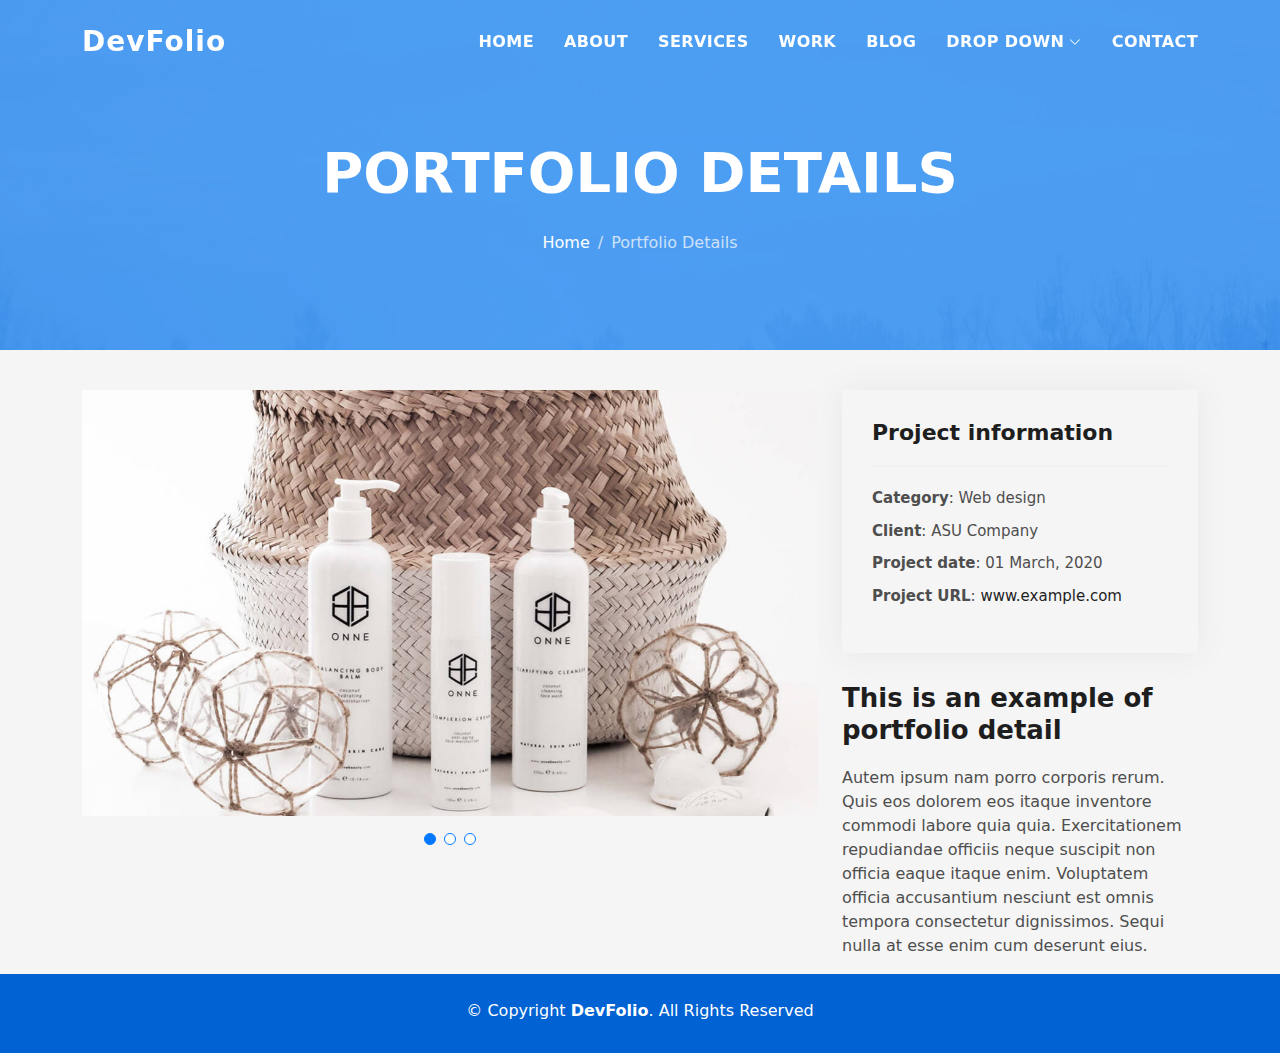
<file: portfolio-details.html>
<!DOCTYPE html>
<html lang="en">

<head>
  <meta charset="utf-8">
  <meta content="width=device-width, initial-scale=1.0" name="viewport">

  <title>DevFolio Bootstrap Portfolio Template - Portfolio Details</title>
  <meta content="" name="description">
  <meta content="" name="keywords">

  <!-- Favicons -->
  <link href="assets/img/favicon.png" rel="icon">
  <link href="assets/img/apple-touch-icon.png" rel="apple-touch-icon">

  <!-- Vendor CSS Files -->
  <link href="assets/vendor/bootstrap/css/bootstrap.min.css" rel="stylesheet">
  <link href="assets/vendor/bootstrap-icons/bootstrap-icons.css" rel="stylesheet">
  <link href="assets/vendor/glightbox/css/glightbox.min.css" rel="stylesheet">
  <link href="assets/vendor/swiper/swiper-bundle.min.css" rel="stylesheet">

  <!-- Template Main CSS File -->
  <link href="assets/css/style.css" rel="stylesheet">

</head>

<body>

  <!-- ======= Header ======= -->
  <header id="header" class="fixed-top">
    <div class="container d-flex align-items-center justify-content-between">

      <h1 class="logo"><a href="index.html">DevFolio</a></h1>
      <!-- Uncomment below if you prefer to use an image logo -->
      <!-- <a href="index.html" class="logo"><img src="assets/img/logo.png" alt="" class="img-fluid"></a>-->

      <nav id="navbar" class="navbar">
        <ul>
          <li><a class="nav-link scrollto " href="#hero">Home</a></li>
          <li><a class="nav-link scrollto" href="#about">About</a></li>
          <li><a class="nav-link scrollto" href="#services">Services</a></li>
          <li><a class="nav-link scrollto " href="#work">Work</a></li>
          <li><a class="nav-link scrollto " href="#blog">Blog</a></li>
          <li class="dropdown"><a href="#"><span>Drop Down</span> <i class="bi bi-chevron-down"></i></a>
            <ul>
              <li><a href="#">Drop Down 1</a></li>
              <li class="dropdown"><a href="#"><span>Deep Drop Down</span> <i class="bi bi-chevron-right"></i></a>
                <ul>
                  <li><a href="#">Deep Drop Down 1</a></li>
                  <li><a href="#">Deep Drop Down 2</a></li>
                  <li><a href="#">Deep Drop Down 3</a></li>
                  <li><a href="#">Deep Drop Down 4</a></li>
                  <li><a href="#">Deep Drop Down 5</a></li>
                </ul>
              </li>
              <li><a href="#">Drop Down 2</a></li>
              <li><a href="#">Drop Down 3</a></li>
              <li><a href="#">Drop Down 4</a></li>
            </ul>
          </li>
          <li><a class="nav-link scrollto" href="#contact">Contact</a></li>
        </ul>
        <i class="bi bi-list mobile-nav-toggle"></i>
      </nav><!-- .navbar -->

    </div>
  </header><!-- End Header -->

  <div class="hero hero-single route bg-image" style="background-image: url(assets/img/overlay-bg.jpg)">
    <div class="overlay-mf"></div>
    <div class="hero-content display-table">
      <div class="table-cell">
        <div class="container">
          <h2 class="hero-title mb-4">Portfolio Details</h2>
          <ol class="breadcrumb d-flex justify-content-center">
            <li class="breadcrumb-item">
              <a href="#">Home</a>
            </li>
            <li class="breadcrumb-item active">Portfolio Details</li>
          </ol>
        </div>
      </div>
    </div>
  </div>

  <main id="main">

    <!-- ======= Portfolio Details Section ======= -->
    <section id="portfolio-details" class="portfolio-details">
      <div class="container">

        <div class="row gy-4">

          <div class="col-lg-8">
            <div class="portfolio-details-slider swiper">
              <div class="swiper-wrapper align-items-center">

                <div class="swiper-slide">
                  <img src="assets/img/portfolio-details-1.jpg" alt="">
                </div>

                <div class="swiper-slide">
                  <img src="assets/img/portfolio-details-2.jpg" alt="">
                </div>

                <div class="swiper-slide">
                  <img src="assets/img/portfolio-details-3.jpg" alt="">
                </div>

              </div>
              <div class="swiper-pagination"></div>
            </div>
          </div>

          <div class="col-lg-4">
            <div class="portfolio-info">
              <h3>Project information</h3>
              <ul>
                <li><strong>Category</strong>: Web design</li>
                <li><strong>Client</strong>: ASU Company</li>
                <li><strong>Project date</strong>: 01 March, 2020</li>
                <li><strong>Project URL</strong>: <a href="#">www.example.com</a></li>
              </ul>
            </div>
            <div class="portfolio-description">
              <h2>This is an example of portfolio detail</h2>
              <p>
                Autem ipsum nam porro corporis rerum. Quis eos dolorem eos itaque inventore commodi labore quia quia. Exercitationem repudiandae officiis neque suscipit non officia eaque itaque enim. Voluptatem officia accusantium nesciunt est omnis tempora consectetur dignissimos. Sequi nulla at esse enim cum deserunt eius.
              </p>
            </div>
          </div>

        </div>

      </div>
    </section><!-- End Portfolio Details Section -->

  </main><!-- End #main -->

  <!-- ======= Footer ======= -->
  <footer>
    <div class="container">
      <div class="row">
        <div class="col-sm-12">
          <div class="copyright-box">
            <p class="copyright">&copy; Copyright <strong>DevFolio</strong>. All Rights Reserved</p>

          </div>
        </div>
      </div>
    </div>
  </footer><!-- End  Footer -->

  <div id="preloader"></div>
  <a href="#" class="back-to-top d-flex align-items-center justify-content-center"><i class="bi bi-arrow-up-short"></i></a>

  <!-- Vendor JS Files -->
  <script src="assets/vendor/purecounter/purecounter_vanilla.js"></script>
  <script src="assets/vendor/bootstrap/js/bootstrap.bundle.min.js"></script>
  <script src="assets/vendor/glightbox/js/glightbox.min.js"></script>
  <script src="assets/vendor/swiper/swiper-bundle.min.js"></script>
  <script src="assets/vendor/typed.js/typed.umd.js"></script>
  <script src="assets/vendor/php-email-form/validate.js"></script>

  <!-- Template Main JS File -->
  <script src="assets/js/main.js"></script>

</body>

</html>
</file>
<file: assets/css/style.css>
/**
* Template Name: DevFolio
* Template URL: https://bootstrapmade.com/devfolio-bootstrap-portfolio-html-template/
* Updated: Mar 17 2024 with Bootstrap v5.3.3
* Author: BootstrapMade.com
* License: https://bootstrapmade.com/license/
*/

/*--------------------------------------------------------------
# General
--------------------------------------------------------------*/
body {
  background-color: #f5f5f5;
  color: #4e4e4e;
}

h1,
h2,
h3,
h4,
h5,
h6 {
  color: #1e1e1e;
}

a {
  color: #1e1e1e;
  text-decoration: none;
  transition: all 0.5s ease-in-out;
}

a:hover {
  color: #0078ff;
  text-decoration: none;
  transition: all 0.5s ease-in-out;
}

.p-r {
  position: relative;
}

.color-a {
  text-decoration: none;
  color: #0078ff;
}

.color-d {
  color: #f5f5f5;
}

.color-text-a {
  text-decoration: none;
  color: #4e4e4e;
}

.box-shadow,
.card-blog,
.work-box,
.service-box,
.paralax-mf {
  box-shadow: 0 13px 8px -10px rgba(0, 0, 0, 0.1);
}

.box-shadow-a,
.button:hover {
  text-decoration: none;
  box-shadow: 0 0 0 4px #cde1f8;
}

.display-5 {
  font-size: 2.5rem;
  font-weight: 300;
  line-height: 1.1;
}

.display-6 {
  font-size: 2rem;
  font-weight: 300;
  line-height: 1.1;
}

.avatar {
  width: 32px;
  height: 32px;
  margin-right: 4px;
  overflow: hidden;
}

.bg-image {
  background-repeat: no-repeat;
  background-attachment: fixed;
  background-size: cover;
  background-position: center center;
}

@media (max-width: 1024px) {
  .bg-image {
    background-attachment: scroll;
  }
}

.overlay-mf {
  background-color: #0078ff;
}

.overlay-mf {
  position: absolute;
  top: 0;
  left: 0px;
  padding: 0;
  height: 100%;
  width: 100%;
  opacity: 0.7;
}

.paralax-mf {
  position: relative;
  padding: 8rem 0;
}

.display-table {
  width: 100%;
  height: 100%;
  display: table;
}

.table-cell {
  display: table-cell;
  vertical-align: middle;
}

/*--/ Sections /--*/
.sect-4 {
  padding: 4rem 0;
}

.sect-pt4 {
  padding-top: 4rem;
}

.sect-mt4 {
  margin-top: 4rem;
}

/*--/ Title s /--*/
.title-s {
  font-weight: 600;
  color: #1e1e1e;
  font-size: 1.1rem;
}

/*--/ Title A /--*/
.title-box {
  margin-bottom: 4rem;
}

.title-a {
  text-decoration: none;
  font-size: 3rem;
  font-weight: bold;
  text-transform: uppercase;
}

.subtitle-a {
  text-decoration: none;
  color: #4e4e4e;
}

.line-mf {
  width: 40px;
  height: 5px;
  background-color: #0078ff;
  margin: 0 auto;
}

/*--/ Title Left /--*/
.title-box-2 {
  margin-bottom: 3rem;
}

.title-left {
  font-size: 2rem;
  position: relative;
}

.title-left:before {
  content: "";
  position: absolute;
  height: 3px;
  background-color: #0078ff;
  width: 100px;
  bottom: -12px;
}

/*------/ Box /------*/
.box-pl2 {
  padding-left: 2rem;
}

.box-shadow-full {
  padding: 3rem 1.25rem;
  position: relative;
  background-color: #fff;
  margin-bottom: 3rem;
  z-index: 2;
  box-shadow: 0 1px 1px 0 rgba(0, 0, 0, 0.06), 0 2px 5px 0 rgba(0, 0, 0, 0.2);
}

@media (min-width: 768px) {
  .box-shadow-full {
    padding: 3rem;
  }
}

/*------/ Socials /------*/
.socials {
  padding: 1.5rem 0;
}

.socials ul li {
  display: inline-block;
}

.socials .ico-circle {
  height: 40px;
  width: 40px;
  font-size: 1.2rem;
  border-radius: 50%;
  line-height: 1.6;
  margin: 0 15px 0 0;
  box-shadow: 0 0 0 3px #0078ff;
  transition: all 500ms ease;
}

.socials .ico-circle:hover {
  background-color: #0078ff;
  color: #fff;
  box-shadow: 0 0 0 3px #cde1f8;
  transition: all 500ms ease;
}

/*------/ Ul resect /------*/
.ul-resect,
.widget-tags ul,
.widget-sidebar .list-sidebar,
.box-comments .list-comments,
.blog-wrapper .post-meta ul,
.list-ico,
.socials ul {
  list-style: none;
  padding-left: 0;
  margin-bottom: 0;
}

.list-ico {
  line-height: 2;
}

.list-ico span {
  color: #0078ff;
  margin-right: 10px;
}

/*------/ Ico Circle /------*/
.ico-circle {
  height: 100px;
  width: 100px;
  font-size: 2rem;
  border-radius: 50%;
  line-height: 1.55;
  margin: 0 auto;
  text-align: center;
  box-shadow: 0 0 0 10px #0078ff;
  display: block;
}

.Currency-circle {
  height: 100px;
  width: 100px;
  font-size: 2rem;
  border-radius: 50%;
  line-height: 1.55;
  margin: 0 auto;
  text-align: center;
  box-shadow: 0 0 0 10px #0078ff;
  display: block;
}

/*------/ Owl Carousel /------*/
.owl-theme .owl-dots {
  text-align: center;
  margin-top: 18px;
}

.owl-theme .owl-dots .owl-dot {
  display: inline-block;
}

.owl-theme .owl-dots .owl-dot span {
  width: 18px;
  height: 7px;
  margin: 5px 5px;
  background: #cde1f8;
  border: 0px solid #cde1f8;
  display: block;
  transition: all 0.6s ease-in-out;
  cursor: pointer;
}

.owl-theme .owl-dots .owl-dot:hover span {
  background-color: #cde1f8;
}

.owl-theme .owl-dots .owl-dot.active span {
  background-color: #1B1B1B;
  width: 25px;
}

/*--/ Scrolltop s /--*/
.scrolltop-mf {
  position: relative;
  display: none;
}

.scrolltop-mf span {
  z-index: 999;
  position: fixed;
  width: 42px;
  height: 42px;
  background-color: #0078ff;
  opacity: 0.7;
  font-size: 1.6rem;
  line-height: 1.5;
  text-align: center;
  color: #fff;
  top: auto;
  left: auto;
  right: 30px;
  bottom: 50px;
  cursor: pointer;
  border-radius: 50%;
}

/*--------------------------------------------------------------
# Back to top button
--------------------------------------------------------------*/
.back-to-top {
  position: fixed;
  visibility: hidden;
  opacity: 0;
  right: 15px;
  bottom: 15px;
  z-index: 996;
  background: #0078ff;
  width: 40px;
  height: 40px;
  border-radius: 50px;
  transition: all 0.4s;
}

.back-to-top i {
  font-size: 28px;
  color: #fff;
  line-height: 0;
}

.back-to-top:hover {
  background: #298eff;
  color: #fff;
}

.back-to-top.active {
  visibility: visible;
  opacity: 1;
}

/*------/ Prelaoder /------*/
#preloader {
  position: fixed;
  top: 0;
  left: 0;
  right: 0;
  bottom: 0;
  z-index: 9999;
  overflow: hidden;
  background: #fff;
}

#preloader:before {
  content: "";
  position: fixed;
  top: calc(50% - 30px);
  left: calc(50% - 30px);
  border: 6px solid #f2f2f2;
  border-top: 6px solid #0078ff;
  border-radius: 50%;
  width: 60px;
  height: 60px;
  animation: animate-preloader 1s linear infinite;
}

@keyframes animate-preloader {
  0% {
    transform: rotate(0deg);
  }

  100% {
    transform: rotate(360deg);
  }
}

/*------/ Button /------*/
.button {
  display: inline-block;
  padding: 0.3rem 0.6rem;
  text-align: center;
  vertical-align: middle;
  -webkit-user-select: none;
  -moz-user-select: none;
  user-select: none;
  font-size: 1rem;
  border-radius: 0.3rem;
  border: 1px solid transparent;
  transition: all 500ms ease;
  cursor: pointer;
}

.button:focus {
  outline: 0;
}

.button:hover {
  background-color: #0062d3;
  color: #fff;
  transition: all 500ms ease;
}

.button-a {
  text-decoration: none;
  background-color: #0078ff;
  color: #fff;
  border-color: #cde1f8;
}

.button-big {
  padding: 0.9rem 2.3rem;
  font-size: 1.2rem;
}

.button-rouded {
  border-radius: 5rem;
}

.btn-lg {
  padding: 0.5rem 1rem;
  font-size: 1.25rem;
  line-height: 1.5;
  border-radius: 0.3rem;
}

/*--------------------------------------------------------------
# Header
--------------------------------------------------------------*/
#header {
  transition: all 0.5s;
  z-index: 997;
  padding: 20px 0;
}

#header .logo {
  font-size: 28px;
  margin: 0;
  padding: 0;
  font-weight: 600;
  letter-spacing: 1px;
}

#header .logo a {
  color: #fff;
}

#header .logo img {
  max-height: 40px;
}

#header.header-scrolled {
  background: rgba(0, 0, 0, 0.9);
  padding: 12px 0;
}

/*--------------------------------------------------------------
# Navigation Menu
--------------------------------------------------------------*/
/**
* Desktop Navigation 
*/
.navbar {
  padding: 0;
}

.navbar ul {
  margin: 0;
  padding: 0;
  display: flex;
  list-style: none;
  align-items: center;
}

.navbar li {
  position: relative;
}

.navbar>ul>li {
  white-space: nowrap;
  padding: 10px 0 10px 30px;
}

.navbar a,
.navbar a:focus {
  display: flex;
  align-items: center;
  justify-content: space-between;
  color: #fff;
  font-size: 16px;
  font-weight: 600;
  padding: 0;
  white-space: nowrap;
  transition: 0.3s;
  letter-spacing: 0.4px;
  position: relative;
  text-transform: uppercase;
}

.navbar a i,
.navbar a:focus i {
  font-size: 12px;
  line-height: 0;
  margin-left: 5px;
}

.navbar>ul>li>a:before {
  content: "";
  position: absolute;
  width: 100%;
  height: 2px;
  bottom: -6px;
  left: 0;
  width: 0;
  background-color: #fff;
  visibility: hidden;
  transition: all 0.3s ease-in-out 0s;
}

.navbar a:hover:before,
.navbar li:hover>a:before,
.navbar .active:before {
  visibility: visible;
  width: 80%;
}

.navbar a:hover,
.navbar .active,
.navbar .active:focus,
.navbar li:hover>a {
  color: #fff;
}

.navbar .dropdown ul {
  display: block;
  position: absolute;
  left: 30px;
  top: calc(100% + 30px);
  margin: 0;
  padding: 10px 0;
  z-index: 99;
  opacity: 0;
  visibility: hidden;
  background: #fff;
  box-shadow: 0px 0px 30px rgba(127, 137, 161, 0.25);
  transition: 0.3s;
}

.navbar .dropdown ul li {
  min-width: 200px;
}

.navbar .dropdown ul a {
  padding: 10px 20px;
  font-size: 14px;
  text-transform: none;
  color: #4e4e4e;
}

.navbar .dropdown ul a i {
  font-size: 12px;
}

.navbar .dropdown ul a:hover,
.navbar .dropdown ul .active:hover,
.navbar .dropdown ul li:hover>a {
  color: #0078ff;
}

.navbar .dropdown:hover>ul {
  opacity: 1;
  top: 100%;
  visibility: visible;
}

.navbar .dropdown .dropdown ul {
  top: 0;
  left: calc(100% - 30px);
  visibility: hidden;
}

.navbar .dropdown .dropdown:hover>ul {
  opacity: 1;
  top: 0;
  left: 100%;
  visibility: visible;
}

@media (max-width: 1366px) {
  .navbar .dropdown .dropdown ul {
    left: -90%;
  }

  .navbar .dropdown .dropdown:hover>ul {
    left: -100%;
  }
}

/**
* Mobile Navigation 
*/
.mobile-nav-toggle {
  color: #fff;
  font-size: 28px;
  cursor: pointer;
  display: none;
  line-height: 0;
  transition: 0.5s;
}

@media (max-width: 991px) {
  .mobile-nav-toggle {
    display: block;
  }

  .navbar ul {
    display: none;
  }
}

.navbar-mobile {
  position: fixed;
  overflow: hidden;
  top: 0;
  right: 0;
  left: 0;
  bottom: 0;
  background: rgba(78, 78, 78, 0.9);
  transition: 0.3s;
  z-index: 999;
}

.navbar-mobile .mobile-nav-toggle {
  position: absolute;
  top: 15px;
  right: 15px;
}

.navbar-mobile ul {
  display: block;
  position: absolute;
  top: 55px;
  right: 15px;
  bottom: 15px;
  left: 15px;
  padding: 10px 0;
  background-color: #fff;
  overflow-y: auto;
  transition: 0.3s;
}

.navbar-mobile>ul>li {
  padding: 0;
}

.navbar-mobile a:hover:before,
.navbar-mobile li:hover>a:before,
.navbar-mobile .active:before {
  visibility: hidden;
}

.navbar-mobile a,
.navbar-mobile a:focus {
  padding: 10px 20px;
  font-size: 15px;
  color: #4e4e4e;
}

.navbar-mobile a:hover,
.navbar-mobile .active,
.navbar-mobile li:hover>a {
  color: #0078ff;
}

.navbar-mobile .getstarted,
.navbar-mobile .getstarted:focus {
  margin: 15px;
}

.navbar-mobile .dropdown ul {
  position: static;
  display: none;
  margin: 10px 20px;
  padding: 10px 0;
  z-index: 99;
  opacity: 1;
  visibility: visible;
  background: #fff;
  box-shadow: 0px 0px 30px rgba(127, 137, 161, 0.25);
}

.navbar-mobile .dropdown ul li {
  min-width: 200px;
}

.navbar-mobile .dropdown ul a {
  padding: 10px 20px;
}

.navbar-mobile .dropdown ul a i {
  font-size: 12px;
}

.navbar-mobile .dropdown ul a:hover,
.navbar-mobile .dropdown ul .active:hover,
.navbar-mobile .dropdown ul li:hover>a {
  color: #0078ff;
}

.navbar-mobile .dropdown>.dropdown-active {
  display: block;
}

/*--------------------------------------------------------------
# Hero Section
--------------------------------------------------------------*/
.hero {
  height: 100vh;
  position: relative;
  color: #fff;
}

.hero .hero-content {
  text-align: center;
  position: absolute;
}

.hero .overlay-itro {
  background-color: rgba(0, 0, 0, 0.6);
  position: absolute;
  top: 0;
  left: 0px;
  padding: 0;
  height: 100%;
  width: 100%;
  opacity: 0.9;
}

.hero .hero-title {
  color: #fff;
  font-weight: 600;
  font-size: 3rem;
}

@media (min-width: 768px) {
  .hero .hero-title {
    font-size: 4.5rem;
  }
}

.hero .hero-subtitle {
  font-size: 1.5rem;
  font-weight: 600;
}

@media (min-width: 768px) {
  .hero .hero-subtitle {
    font-size: 2.5rem;
  }
}

.hero .text-slider-items {
  display: none;
}

.hero-single {
  height: 350px;
}

.hero-single .hero-content {
  margin-top: 30px;
}

.hero-single .hero-title {
  text-transform: uppercase;
  font-size: 3rem;
}

@media (min-width: 768px) {
  .hero-single .hero-title {
    font-size: 3.5rem;
  }
}

.hero-single .breadcrumb {
  background-color: transparent;
  color: #0078ff;
}

.hero-single .breadcrumb .breadcrumb-item:before {
  color: #cde1f8;
}

.hero-single .breadcrumb .breadcrumb-item.active {
  color: #cde1f8;
}

.hero-single .breadcrumb a {
  color: #fff;
}

/*--------------------------------------------------------------
# About
--------------------------------------------------------------*/
.about-mf .box-shadow-full {
  padding-top: 4rem;
  padding-bottom: 4rem;
}

.about-mf .about-img {
  margin-bottom: 2rem;
}

.about-mf .about-img img {
  margin-left: 10px;
}

@media (min-width: 767px) {
  .about-mf .box-pl2 {
    margin-top: 3rem;
    padding-left: 0rem;
  }
}

.skill-mf span {
  color: #4e4e4e;
}

.skill-mf .progress {
  background-color: #cde1f8;
  margin: 0.5rem 0 1.2rem 0;
  border-radius: 0;
  height: 0.7rem;
}

.skill-mf .progress .progress-bar {
  height: 0.7rem;
  background-color: #0078ff;
}

/*--------------------------------------------------------------
# Services
--------------------------------------------------------------*/
.service-box {
  background-color: #fff;
  padding: 2.5rem 1.3rem;
  border-radius: 1rem;
  margin-bottom: 3rem;
  text-align: center;
}

.service-box:hover .ico-circle {
  transition: all 500ms ease;
  color: #fff;
  background-color: #0078ff;
  box-shadow: 0 0 0 10px #cde1f8;
}

.service-box .service-ico {
  margin-bottom: 1rem;
  color: #1e1e1e;
}

.service-box .ico-circle {
  transition: all 500ms ease;
  display: inline-flex;
  align-items: center;
  justify-content: center;
}

.service-box .ico-circle i {
  line-height: 0;
  font-size: 40px;
}

.service-box .s-title {
  font-size: 1.4rem;
  text-transform: uppercase;
  text-align: center;
  padding: 0.4rem 0;
}

.service-box .s-description {
  color: #4e4e4e;
}

/*--------------------------------------------------------------
# Counter
--------------------------------------------------------------*/
.counter-box {
  color: #fff;
  text-align: center;
}

@media (min-width: 577px) {
  .counter-box {
    margin-bottom: 1.8rem;
  }
}

.counter-ico {
  margin-bottom: 1rem;
}

.counter-ico .ico-circle {
  height: 60px;
  width: 60px;
  line-height: 1.5;
  box-shadow: 0 0 0 10px #cde1f8;
}

.counter-num .counter {
  font-size: 2rem;
  margin-bottom: 0;
}

/*--------------------------------------------------------------
# Portfolio
--------------------------------------------------------------*/
.work-box {
  margin-bottom: 3rem;
  -webkit-backface-visibility: hidden;
  backface-visibility: hidden;
  background-color: #fff;
}

.work-box:hover img {
  transform: scale(1.3);
}

.work-img {
  display: block;
  overflow: hidden;
}

.work-img img {
  transition: all 1s;
}

.work-content {
  padding: 2rem 3% 1rem 4%;
}

.work-content .w-more {
  color: #4e4e4e;
  font-size: 0.8rem;
}

.work-content .w-more .w-ctegory {
  color: #0078ff;
}

.work-content .w-like {
  font-size: 2.5rem;
  color: #0078ff;
  float: right;
}

.work-content .w-like a {
  color: #0078ff;
}

.work-content .w-like .num-like {
  font-size: 0.7rem;
}

.w-title {
  font-size: 1.2rem;
}

/*--------------------------------------------------------------
# Portfolio Details
--------------------------------------------------------------*/
.portfolio-details {
  padding-top: 40px;
}

.portfolio-details .portfolio-details-slider img {
  width: 100%;
}

.portfolio-details .portfolio-details-slider .swiper-pagination {
  margin-top: 20px;
  position: relative;
}

.portfolio-details .portfolio-details-slider .swiper-pagination .swiper-pagination-bullet {
  width: 12px;
  height: 12px;
  background-color: #fff;
  opacity: 1;
  border: 1px solid #0078ff;
}

.portfolio-details .portfolio-details-slider .swiper-pagination .swiper-pagination-bullet-active {
  background-color: #0078ff;
}

.portfolio-details .portfolio-info {
  padding: 30px;
  box-shadow: 0px 0 30px rgba(78, 78, 78, 0.08);
}

.portfolio-details .portfolio-info h3 {
  font-size: 22px;
  font-weight: 700;
  margin-bottom: 20px;
  padding-bottom: 20px;
  border-bottom: 1px solid #eee;
}

.portfolio-details .portfolio-info ul {
  list-style: none;
  padding: 0;
  font-size: 15px;
}

.portfolio-details .portfolio-info ul li+li {
  margin-top: 10px;
}

.portfolio-details .portfolio-description {
  padding-top: 30px;
}

.portfolio-details .portfolio-description h2 {
  font-size: 26px;
  font-weight: 700;
  margin-bottom: 20px;
}

.portfolio-details .portfolio-description p {
  padding: 0;
}

/*--------------------------------------------------------------
# Testimonials
--------------------------------------------------------------*/
.testimonial-box {
  color: #fff;
  text-align: center;
}

.testimonial-box .author-test {
  margin-top: 1rem;
}

.testimonial-box .author-test img {
  margin: 0 auto;
}

.testimonial-box .author {
  color: #fff;
  text-transform: uppercase;
  font-weight: 600;
  margin: 1rem 0;
  display: block;
  font-size: 1.4rem;
}

.testimonial-box .comit {
  font-size: 2rem;
  color: #0078ff;
  background-color: #fff;
  width: 52px;
  height: 52px;
  display: block;
  margin: 0 auto;
  border-radius: 50%;
  line-height: 1.6;
}

@media (min-width: 768px) {
  .testimonial-box .description {
    padding: 0 5rem;
  }
}

@media (min-width: 992px) {
  .testimonial-box .description {
    padding: 0 8rem;
  }
}

@media (min-width: 1200px) {
  .testimonial-box .description {
    padding: 0 13rem;
  }
}

.swiper-pagination {
  margin-top: 20px;
  position: relative;
}

.swiper-pagination .swiper-pagination-bullet {
  width: 12px;
  height: 12px;
  background-color: rgba(255, 255, 255, 0.4);
  opacity: 1;
}

.swiper-pagination .swiper-pagination-bullet-active {
  background-color: #fff;
}

/*--------------------------------------------------------------
# Contact
--------------------------------------------------------------*/
.footer-paralax {
  padding: 4rem 0 0 0;
}

.contact-mf {
  margin-top: 4rem;
}

@media (min-width: 767px) {
  .contact-mf .box-pl2 {
    margin-top: 3rem;
    padding-left: 0rem;
  }
}

.php-email-form .error-message {
  display: none;
  color: #fff;
  background: #ed3c0d;
  text-align: center;
  padding: 15px;
  font-weight: 600;
}

.php-email-form .sent-message {
  display: none;
  color: #fff;
  background: #18d26e;
  text-align: center;
  padding: 15px;
  font-weight: 600;
}

.php-email-form .loading {
  display: none;
  background: #fff;
  text-align: center;
  padding: 15px;
}

.php-email-form .loading:before {
  content: "";
  display: inline-block;
  border-radius: 50%;
  width: 24px;
  height: 24px;
  margin: 0 10px -6px 0;
  border: 3px solid #18d26e;
  border-top-color: #eee;
  animation: animate-loading 1s linear infinite;
}

.php-email-form input,
.php-email-form textarea {
  border-radius: 0;
  box-shadow: none;
  font-size: 14px;
}

.php-email-form input:focus,
.php-email-form textarea:focus {
  border-color: #0078ff;
}

.php-email-form input {
  padding: 10px 15px;
}

.php-email-form textarea {
  padding: 12px 15px;
  margin-bottom: 0;
}

.php-email-form button[type=submit] {
  background: #0078ff;
  border: 0;
  padding: 10px 24px;
  color: #fff;
  transition: 0.4s;
}

.php-email-form button[type=submit]:hover {
  background: #3393ff;
}

@keyframes animate-loading {
  0% {
    transform: rotate(0deg);
  }

  100% {
    transform: rotate(360deg);
  }
}

/*--------------------------------------------------------------
# Blog
--------------------------------------------------------------*/
@media (min-width: 767px) {
  .card-blog {
    margin-bottom: 3rem;
  }
}

.card-blog .card-body {
  position: relative;
}

.card-blog .card-category-box {
  position: absolute;
  text-align: center;
  top: -16px;
  left: 15px;
  right: 15px;
  line-height: 25px;
  overflow: hidden;
}

.card-blog .card-category {
  display: inline-block;
  color: #fff;
  padding: 0 15px 5px;
  overflow: hidden;
  background-color: #0078ff;
  border-radius: 4px;
}

.card-blog .card-category .category {
  color: #fff;
  display: inline-block;
  text-transform: uppercase;
  font-size: 0.7rem;
  letter-spacing: 0.1px;
  margin-bottom: 0;
}

.card-blog .card-title {
  font-size: 1.3rem;
  margin-top: 0.6rem;
}

.card-blog .card-description {
  color: #4e4e4e;
}

.card-blog .post-author {
  display: inline-block;
}

.card-blog .post-date {
  color: #4e4e4e;
  display: inline-block;
  float: right;
}

/*--------------------------------------------------------------
# Blog Single
--------------------------------------------------------------*/
.post-box,
.form-comments,
.box-comments,
.widget-sidebar {
  padding: 2rem;
  background-color: #fff;
  margin-bottom: 3rem;
}

@media (min-width: 768px) {

  .post-box,
  .form-comments,
  .box-comments,
  .widget-sidebar {
    padding: 3rem;
  }
}

.blog-wrapper .article-title {
  font-size: 1.5rem;
}

@media (min-width: 768px) {
  .blog-wrapper .article-title {
    font-size: 1.9rem;
  }
}

.blog-wrapper .post-meta {
  margin: 1rem 0;
}

.blog-wrapper .post-meta ul {
  border-left: 4px solid #0078ff;
  margin-top: 1rem;
}

.blog-wrapper .post-meta ul li {
  display: inline-block;
  margin-left: 15px;
}

.blog-wrapper .post-meta ul a {
  color: #0078ff;
}

.blog-wrapper .post-meta ul span {
  color: #1e1e1e;
}

.blog-wrapper .blockquote {
  border-left: 4px solid #0078ff;
  padding: 18px;
  font-style: italic;
}

/*------/ Comments /------*/
.box-comments .list-comments li {
  padding-bottom: 40px;
}

.box-comments .list-comments .comment-avatar {
  display: table-cell;
  vertical-align: top;
}

.box-comments .list-comments .comment-avatar img {
  width: 80px;
  height: 80px;
}

.box-comments .list-comments .comment-author {
  font-size: 1.3rem;
}

@media (min-width: 768px) {
  .box-comments .list-comments .comment-author {
    font-size: 1.5rem;
  }
}

.box-comments .list-comments .comment-details {
  display: table-cell;
  vertical-align: top;
  padding-left: 25px;
}

.box-comments .list-comments a {
  color: #0078ff;
}

.box-comments .list-comments span {
  color: #1e1e1e;
  font-style: italic;
}

.box-comments .comment-children {
  margin-left: 40px;
}

/*------/ Sidebar /------*/
.widget-sidebar .sidebar-title {
  font-size: 1.6rem;
  font-weight: 600;
  border-left: 5px solid #0078ff;
  padding-left: 15px;
  text-transform: uppercase;
  margin-bottom: 1.5rem;
}

.widget-sidebar .list-sidebar li {
  position: relative;
  padding: 6px 0 6px 24px;
}

.widget-sidebar .list-sidebar li:before {
  position: absolute;
  content: "";
  width: 10px;
  height: 1px;
  left: 0;
  background-color: #0078ff;
  top: 20px;
}

.sidebar-search input {
  background-color: #fff;
  border-radius: 0;
  transition: all 0.5s ease-in-out;
}

.sidebar-search .btn-search {
  background-color: #0078ff;
  border-color: #0078ff;
  border-radius: 0;
  padding-left: 20px;
  padding-right: 20px;
}

.widget-tags ul li {
  display: inline-block;
  background-color: #0078ff;
  padding: 0.2rem 0.6rem;
  margin-bottom: 0.5rem;
  border-radius: 15px;
}

.widget-tags ul li a {
  color: #fff;
}

/*--------------------------------------------------------------
# Footer
--------------------------------------------------------------*/
footer {
  text-align: center;
  color: #fff;
  padding: 25px 0;
  background: #0062d3;
}

footer .copyright {
  margin-bottom: 0.3rem;
}

footer .credits {
  margin-bottom: 0;
}

footer .credits a {
  color: #fff;
}
</file>
